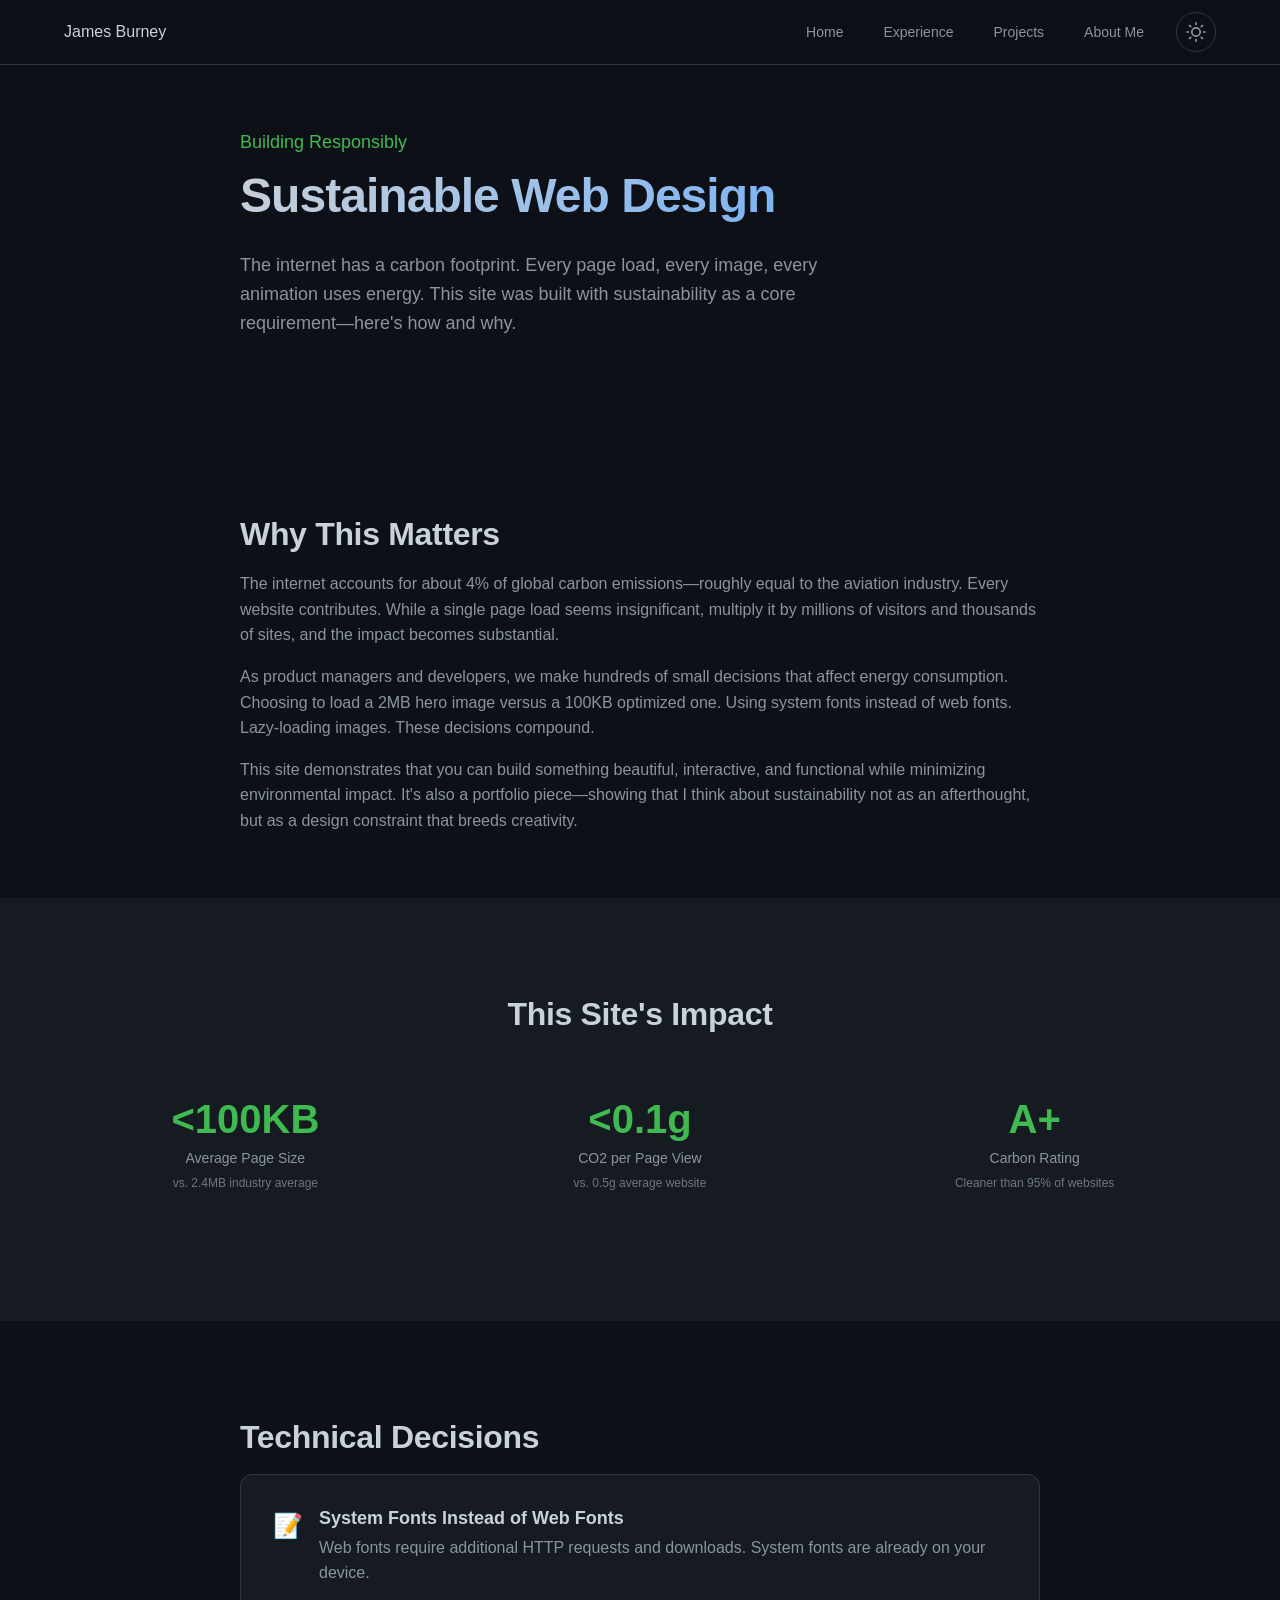
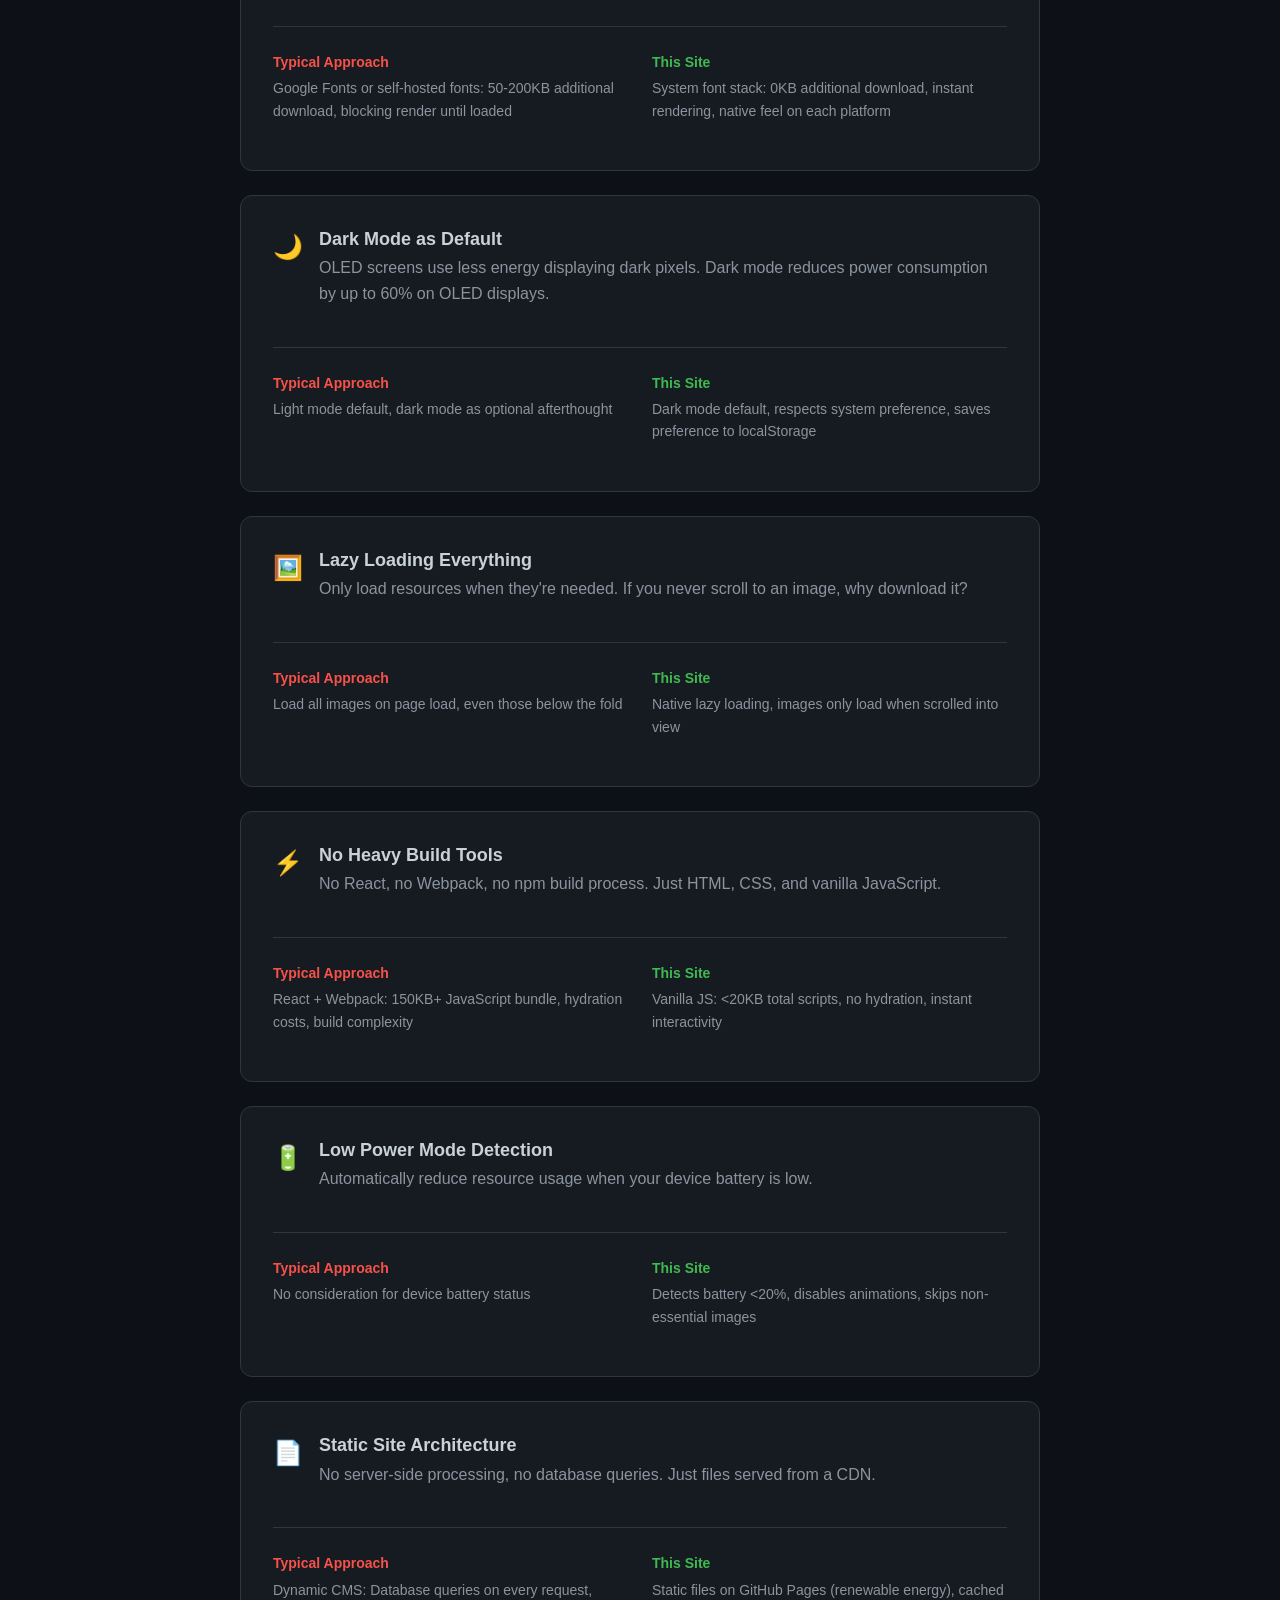
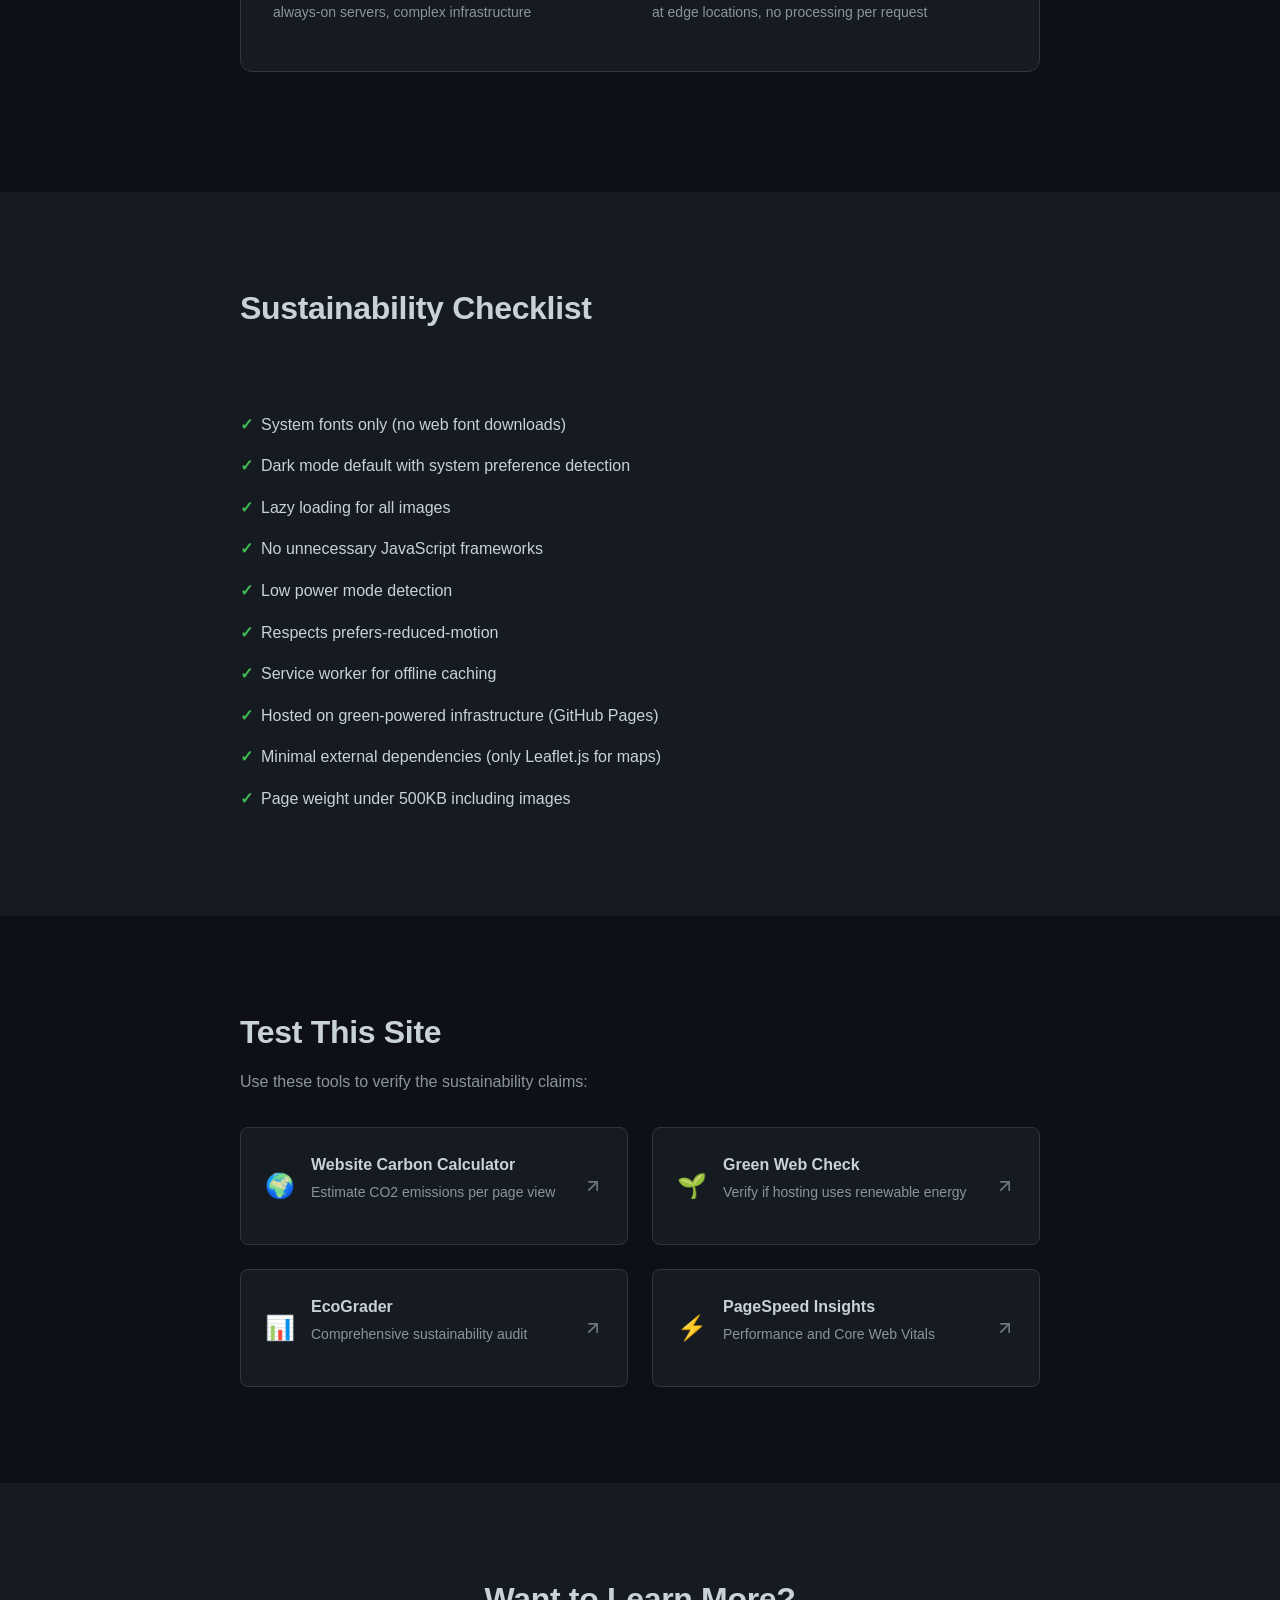
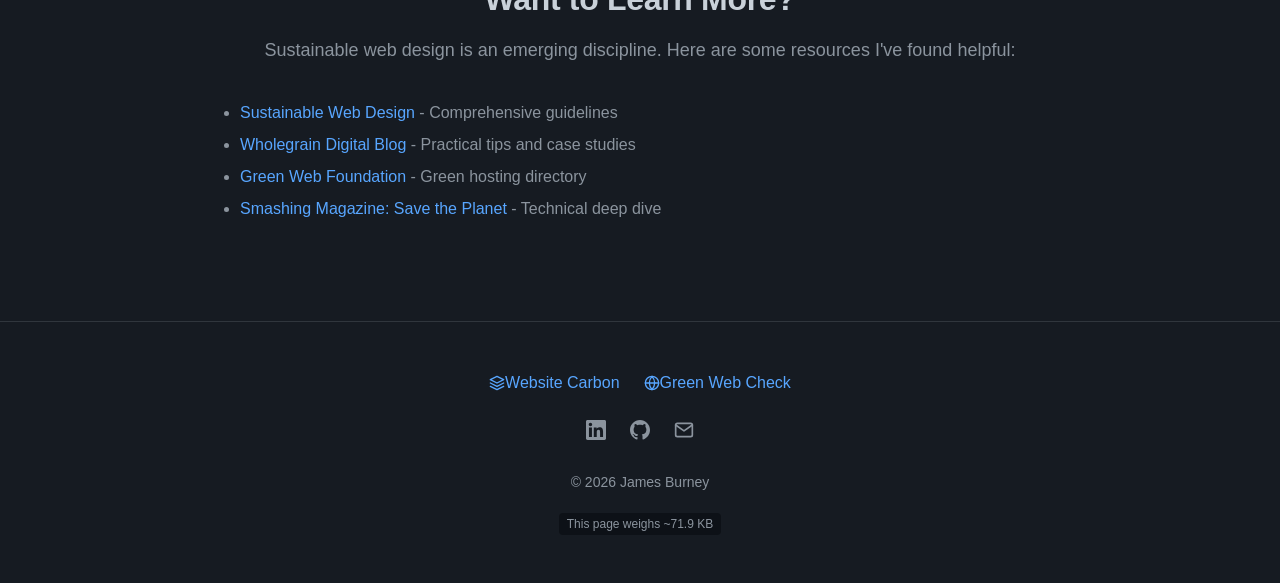
<file: sustainability/index.html>
<!DOCTYPE html>
<html lang="en" data-theme="dark">
<head>
  <meta charset="UTF-8">
  <meta name="viewport" content="width=device-width, initial-scale=1.0">

  <!-- Primary Meta Tags -->
  <title>Sustainable Web Design | James Burney</title>
  <meta name="title" content="Sustainable Web Design | James Burney">
  <meta name="description" content="How this website was built with sustainability in mind. Technical decisions and environmental impact.">
  <meta name="keywords" content="sustainable web design, green web, eco-friendly website">
  <meta name="author" content="James Burney">
  <meta name="robots" content="noindex, nofollow">

  <!-- Open Graph / Facebook -->
  <meta property="og:type" content="website">
  <meta property="og:url" content="https://jamesburney.com/sustainability/">
  <meta property="og:title" content="Sustainable Web Design | James Burney">
  <meta property="og:description" content="How this website was built with sustainability in mind.">
  <meta property="og:image" content="https://jamesburney.com/images/og-image.jpg">

  <!-- Twitter -->
  <meta property="twitter:card" content="summary_large_image">
  <meta property="twitter:url" content="https://jamesburney.com/sustainability/">
  <meta property="twitter:title" content="Sustainable Web Design | James Burney">

  <!-- Additional Meta -->
  <link rel="canonical" href="https://jamesburney.com/sustainability/">
  <meta name="theme-color" content="#0d1117">

  <!-- Favicon -->
  <link rel="icon" type="image/svg+xml" href="/images/misc/favicon.svg">

  <!-- Stylesheets -->
  <link rel="stylesheet" href="/css/themes.css">
  <link rel="stylesheet" href="/css/main.css">

  <!-- Page-specific styles -->
  <style>
    .impact-stat {
      text-align: center;
      padding: var(--spacing-xl);
    }

    .impact-stat__value {
      font-size: var(--font-size-4xl);
      font-weight: 700;
      color: var(--accent-green);
      line-height: 1;
    }

    .impact-stat__label {
      font-size: var(--font-size-sm);
      color: var(--text-secondary);
      margin-top: var(--spacing-sm);
    }

    .impact-stat__context {
      font-size: var(--font-size-xs);
      color: var(--text-muted);
      margin-top: var(--spacing-xs);
    }

    .decision-card {
      padding: var(--spacing-xl);
      background-color: var(--bg-secondary);
      border-radius: var(--radius-lg);
      border: 1px solid var(--border-color);
      margin-bottom: var(--spacing-lg);
    }

    .decision-card__header {
      display: flex;
      align-items: flex-start;
      gap: var(--spacing-md);
      margin-bottom: var(--spacing-md);
    }

    .decision-card__icon {
      font-size: 1.5rem;
    }

    .decision-card__title {
      font-size: var(--font-size-lg);
      font-weight: 600;
      margin: 0;
    }

    .decision-card__comparison {
      display: grid;
      grid-template-columns: 1fr 1fr;
      gap: var(--spacing-lg);
      margin-top: var(--spacing-lg);
      padding-top: var(--spacing-lg);
      border-top: 1px solid var(--border-color);
    }

    .comparison__side {
      font-size: var(--font-size-sm);
    }

    .comparison__label {
      font-weight: 600;
      margin-bottom: var(--spacing-xs);
    }

    .comparison__bad {
      color: var(--error-color);
    }

    .comparison__good {
      color: var(--accent-green);
    }

    .resource-link {
      display: flex;
      align-items: center;
      gap: var(--spacing-md);
      padding: var(--spacing-lg);
      background-color: var(--bg-secondary);
      border: 1px solid var(--border-color);
      border-radius: var(--radius-md);
      text-decoration: none;
      transition: all var(--transition-fast);
    }

    .resource-link:hover {
      border-color: var(--accent-green);
      transform: translateY(-2px);
    }

    .resource-link__icon {
      font-size: 1.5rem;
    }

    .resource-link__content {
      flex: 1;
    }

    .resource-link__title {
      font-weight: 600;
      color: var(--text-primary);
      margin-bottom: var(--spacing-xs);
    }

    .resource-link__description {
      font-size: var(--font-size-sm);
      color: var(--text-secondary);
    }

    .checklist {
      list-style: none;
    }

    .checklist__item {
      display: flex;
      align-items: flex-start;
      gap: var(--spacing-sm);
      padding: var(--spacing-sm) 0;
    }

    .checklist__check {
      color: var(--accent-green);
      font-weight: bold;
    }
  </style>

  <!-- Theme toggle -->
  <script src="/js/theme-toggle.js"></script>
</head>
<body>
  <!-- Header -->
  <header class="header">
    <div class="header__inner">
      <a href="/" class="header__logo">James Burney</a>

      <nav class="header__nav">
        <button class="nav__toggle" aria-label="Toggle navigation" aria-expanded="false">
          <span></span>
          <span></span>
          <span></span>
        </button>

        <ul class="nav__list">
          <li><a href="/" class="nav__link" data-page="home">Home</a></li>
          <li><a href="/experience/" class="nav__link" data-page="experience">Experience</a></li>
          <li><a href="/projects/" class="nav__link" data-page="projects">Projects</a></li>
          <li><a href="/about/" class="nav__link" data-page="about">About Me</a></li>
          <li class="nav__theme-toggle">
            <button class="theme-toggle" aria-label="Switch to light mode">
              <svg class="theme-toggle__icon theme-toggle__sun" xmlns="http://www.w3.org/2000/svg" width="20" height="20" viewBox="0 0 24 24" fill="none" stroke="currentColor" stroke-width="2" stroke-linecap="round" stroke-linejoin="round">
                <circle cx="12" cy="12" r="5"></circle>
                <line x1="12" y1="1" x2="12" y2="3"></line>
                <line x1="12" y1="21" x2="12" y2="23"></line>
                <line x1="4.22" y1="4.22" x2="5.64" y2="5.64"></line>
                <line x1="18.36" y1="18.36" x2="19.78" y2="19.78"></line>
                <line x1="1" y1="12" x2="3" y2="12"></line>
                <line x1="21" y1="12" x2="23" y2="12"></line>
                <line x1="4.22" y1="19.78" x2="5.64" y2="18.36"></line>
                <line x1="18.36" y1="5.64" x2="19.78" y2="4.22"></line>
              </svg>
              <svg class="theme-toggle__icon theme-toggle__moon" xmlns="http://www.w3.org/2000/svg" width="20" height="20" viewBox="0 0 24 24" fill="none" stroke="currentColor" stroke-width="2" stroke-linecap="round" stroke-linejoin="round">
                <path d="M21 12.79A9 9 0 1 1 11.21 3 7 7 0 0 0 21 12.79z"></path>
              </svg>
            </button>
          </li>
        </ul>
      </nav>
    </div>
  </header>

  <!-- Main Content -->
  <main>
    <!-- Page Header -->
    <section class="hero">
      <div class="container">
        <div class="content-container">
          <p class="hero__tagline">Building Responsibly</p>
          <h1 class="hero__title">Sustainable Web Design</h1>
          <p class="hero__description">
            The internet has a carbon footprint. Every page load, every image, every animation uses energy. This site was built with sustainability as a core requirement—here's how and why.
          </p>
        </div>
      </div>
    </section>

    <!-- Why It Matters -->
    <section class="section section--tight">
      <div class="container">
        <div class="content-container">
          <h2 class="animate-on-scroll">Why This Matters</h2>
          <p class="animate-on-scroll">
            The internet accounts for about 4% of global carbon emissions—roughly equal to the aviation industry. Every website contributes. While a single page load seems insignificant, multiply it by millions of visitors and thousands of sites, and the impact becomes substantial.
          </p>
          <p class="animate-on-scroll">
            As product managers and developers, we make hundreds of small decisions that affect energy consumption. Choosing to load a 2MB hero image versus a 100KB optimized one. Using system fonts instead of web fonts. Lazy-loading images. These decisions compound.
          </p>
          <p class="animate-on-scroll">
            This site demonstrates that you can build something beautiful, interactive, and functional while minimizing environmental impact. It's also a portfolio piece—showing that I think about sustainability not as an afterthought, but as a design constraint that breeds creativity.
          </p>
        </div>
      </div>
    </section>

    <!-- Impact Stats -->
    <section class="section" style="background-color: var(--bg-secondary);">
      <div class="container">
        <h2 class="text-center animate-on-scroll">This Site's Impact</h2>
        <div class="grid grid--3" style="margin-top: var(--spacing-xl);">
          <div class="impact-stat animate-on-scroll">
            <div class="impact-stat__value">&lt;100KB</div>
            <div class="impact-stat__label">Average Page Size</div>
            <div class="impact-stat__context">vs. 2.4MB industry average</div>
          </div>
          <div class="impact-stat animate-on-scroll">
            <div class="impact-stat__value">&lt;0.1g</div>
            <div class="impact-stat__label">CO2 per Page View</div>
            <div class="impact-stat__context">vs. 0.5g average website</div>
          </div>
          <div class="impact-stat animate-on-scroll">
            <div class="impact-stat__value">A+</div>
            <div class="impact-stat__label">Carbon Rating</div>
            <div class="impact-stat__context">Cleaner than 95% of websites</div>
          </div>
        </div>
      </div>
    </section>

    <!-- Design Decisions -->
    <section class="section">
      <div class="container">
        <div class="content-container">
          <h2 class="animate-on-scroll">Technical Decisions</h2>

          <!-- System Fonts -->
          <div class="decision-card animate-on-scroll">
            <div class="decision-card__header">
              <span class="decision-card__icon">📝</span>
              <div>
                <h3 class="decision-card__title">System Fonts Instead of Web Fonts</h3>
                <p style="color: var(--text-secondary); margin-top: var(--spacing-xs);">
                  Web fonts require additional HTTP requests and downloads. System fonts are already on your device.
                </p>
              </div>
            </div>
            <div class="decision-card__comparison">
              <div class="comparison__side">
                <p class="comparison__label comparison__bad">Typical Approach</p>
                <p>Google Fonts or self-hosted fonts: 50-200KB additional download, blocking render until loaded</p>
              </div>
              <div class="comparison__side">
                <p class="comparison__label comparison__good">This Site</p>
                <p>System font stack: 0KB additional download, instant rendering, native feel on each platform</p>
              </div>
            </div>
          </div>

          <!-- Dark Mode Default -->
          <div class="decision-card animate-on-scroll">
            <div class="decision-card__header">
              <span class="decision-card__icon">🌙</span>
              <div>
                <h3 class="decision-card__title">Dark Mode as Default</h3>
                <p style="color: var(--text-secondary); margin-top: var(--spacing-xs);">
                  OLED screens use less energy displaying dark pixels. Dark mode reduces power consumption by up to 60% on OLED displays.
                </p>
              </div>
            </div>
            <div class="decision-card__comparison">
              <div class="comparison__side">
                <p class="comparison__label comparison__bad">Typical Approach</p>
                <p>Light mode default, dark mode as optional afterthought</p>
              </div>
              <div class="comparison__side">
                <p class="comparison__label comparison__good">This Site</p>
                <p>Dark mode default, respects system preference, saves preference to localStorage</p>
              </div>
            </div>
          </div>

          <!-- Lazy Loading -->
          <div class="decision-card animate-on-scroll">
            <div class="decision-card__header">
              <span class="decision-card__icon">🖼️</span>
              <div>
                <h3 class="decision-card__title">Lazy Loading Everything</h3>
                <p style="color: var(--text-secondary); margin-top: var(--spacing-xs);">
                  Only load resources when they're needed. If you never scroll to an image, why download it?
                </p>
              </div>
            </div>
            <div class="decision-card__comparison">
              <div class="comparison__side">
                <p class="comparison__label comparison__bad">Typical Approach</p>
                <p>Load all images on page load, even those below the fold</p>
              </div>
              <div class="comparison__side">
                <p class="comparison__label comparison__good">This Site</p>
                <p>Native lazy loading, images only load when scrolled into view</p>
              </div>
            </div>
          </div>

          <!-- No Build Tools -->
          <div class="decision-card animate-on-scroll">
            <div class="decision-card__header">
              <span class="decision-card__icon">⚡</span>
              <div>
                <h3 class="decision-card__title">No Heavy Build Tools</h3>
                <p style="color: var(--text-secondary); margin-top: var(--spacing-xs);">
                  No React, no Webpack, no npm build process. Just HTML, CSS, and vanilla JavaScript.
                </p>
              </div>
            </div>
            <div class="decision-card__comparison">
              <div class="comparison__side">
                <p class="comparison__label comparison__bad">Typical Approach</p>
                <p>React + Webpack: 150KB+ JavaScript bundle, hydration costs, build complexity</p>
              </div>
              <div class="comparison__side">
                <p class="comparison__label comparison__good">This Site</p>
                <p>Vanilla JS: &lt;20KB total scripts, no hydration, instant interactivity</p>
              </div>
            </div>
          </div>

          <!-- Low Power Mode -->
          <div class="decision-card animate-on-scroll">
            <div class="decision-card__header">
              <span class="decision-card__icon">🔋</span>
              <div>
                <h3 class="decision-card__title">Low Power Mode Detection</h3>
                <p style="color: var(--text-secondary); margin-top: var(--spacing-xs);">
                  Automatically reduce resource usage when your device battery is low.
                </p>
              </div>
            </div>
            <div class="decision-card__comparison">
              <div class="comparison__side">
                <p class="comparison__label comparison__bad">Typical Approach</p>
                <p>No consideration for device battery status</p>
              </div>
              <div class="comparison__side">
                <p class="comparison__label comparison__good">This Site</p>
                <p>Detects battery &lt;20%, disables animations, skips non-essential images</p>
              </div>
            </div>
          </div>

          <!-- Static Site -->
          <div class="decision-card animate-on-scroll">
            <div class="decision-card__header">
              <span class="decision-card__icon">📄</span>
              <div>
                <h3 class="decision-card__title">Static Site Architecture</h3>
                <p style="color: var(--text-secondary); margin-top: var(--spacing-xs);">
                  No server-side processing, no database queries. Just files served from a CDN.
                </p>
              </div>
            </div>
            <div class="decision-card__comparison">
              <div class="comparison__side">
                <p class="comparison__label comparison__bad">Typical Approach</p>
                <p>Dynamic CMS: Database queries on every request, always-on servers, complex infrastructure</p>
              </div>
              <div class="comparison__side">
                <p class="comparison__label comparison__good">This Site</p>
                <p>Static files on GitHub Pages (renewable energy), cached at edge locations, no processing per request</p>
              </div>
            </div>
          </div>
        </div>
      </div>
    </section>

    <!-- Sustainability Checklist -->
    <section class="section" style="background-color: var(--bg-secondary);">
      <div class="container">
        <div class="content-container">
          <h2 class="animate-on-scroll">Sustainability Checklist</h2>
          <p class="animate-on-scroll">Features implemented on this site:</p>

          <ul class="checklist mt-4">
            <li class="checklist__item animate-on-scroll">
              <span class="checklist__check">✓</span>
              <span>System fonts only (no web font downloads)</span>
            </li>
            <li class="checklist__item animate-on-scroll">
              <span class="checklist__check">✓</span>
              <span>Dark mode default with system preference detection</span>
            </li>
            <li class="checklist__item animate-on-scroll">
              <span class="checklist__check">✓</span>
              <span>Lazy loading for all images</span>
            </li>
            <li class="checklist__item animate-on-scroll">
              <span class="checklist__check">✓</span>
              <span>No unnecessary JavaScript frameworks</span>
            </li>
            <li class="checklist__item animate-on-scroll">
              <span class="checklist__check">✓</span>
              <span>Low power mode detection</span>
            </li>
            <li class="checklist__item animate-on-scroll">
              <span class="checklist__check">✓</span>
              <span>Respects prefers-reduced-motion</span>
            </li>
            <li class="checklist__item animate-on-scroll">
              <span class="checklist__check">✓</span>
              <span>Service worker for offline caching</span>
            </li>
            <li class="checklist__item animate-on-scroll">
              <span class="checklist__check">✓</span>
              <span>Hosted on green-powered infrastructure (GitHub Pages)</span>
            </li>
            <li class="checklist__item animate-on-scroll">
              <span class="checklist__check">✓</span>
              <span>Minimal external dependencies (only Leaflet.js for maps)</span>
            </li>
            <li class="checklist__item animate-on-scroll">
              <span class="checklist__check">✓</span>
              <span>Page weight under 500KB including images</span>
            </li>
          </ul>
        </div>
      </div>
    </section>

    <!-- Testing Tools -->
    <section class="section">
      <div class="container">
        <div class="content-container">
          <h2 class="animate-on-scroll">Test This Site</h2>
          <p class="animate-on-scroll">Use these tools to verify the sustainability claims:</p>

          <div class="grid grid--auto mt-4" style="gap: var(--spacing-lg);">
            <a href="https://www.websitecarbon.com/website/jamesburney-com/" class="resource-link animate-on-scroll" target="_blank" rel="noopener noreferrer">
              <span class="resource-link__icon">🌍</span>
              <div class="resource-link__content">
                <p class="resource-link__title">Website Carbon Calculator</p>
                <p class="resource-link__description">Estimate CO2 emissions per page view</p>
              </div>
              <svg xmlns="http://www.w3.org/2000/svg" width="20" height="20" viewBox="0 0 24 24" fill="none" stroke="currentColor" stroke-width="2" stroke-linecap="round" stroke-linejoin="round" style="color: var(--text-muted);">
                <line x1="7" y1="17" x2="17" y2="7"></line>
                <polyline points="7 7 17 7 17 17"></polyline>
              </svg>
            </a>

            <a href="https://www.thegreenwebfoundation.org/green-web-check/?url=jamesburney.com" class="resource-link animate-on-scroll" target="_blank" rel="noopener noreferrer">
              <span class="resource-link__icon">🌱</span>
              <div class="resource-link__content">
                <p class="resource-link__title">Green Web Check</p>
                <p class="resource-link__description">Verify if hosting uses renewable energy</p>
              </div>
              <svg xmlns="http://www.w3.org/2000/svg" width="20" height="20" viewBox="0 0 24 24" fill="none" stroke="currentColor" stroke-width="2" stroke-linecap="round" stroke-linejoin="round" style="color: var(--text-muted);">
                <line x1="7" y1="17" x2="17" y2="7"></line>
                <polyline points="7 7 17 7 17 17"></polyline>
              </svg>
            </a>

            <a href="https://ecograder.com/report/jamesburney.com" class="resource-link animate-on-scroll" target="_blank" rel="noopener noreferrer">
              <span class="resource-link__icon">📊</span>
              <div class="resource-link__content">
                <p class="resource-link__title">EcoGrader</p>
                <p class="resource-link__description">Comprehensive sustainability audit</p>
              </div>
              <svg xmlns="http://www.w3.org/2000/svg" width="20" height="20" viewBox="0 0 24 24" fill="none" stroke="currentColor" stroke-width="2" stroke-linecap="round" stroke-linejoin="round" style="color: var(--text-muted);">
                <line x1="7" y1="17" x2="17" y2="7"></line>
                <polyline points="7 7 17 7 17 17"></polyline>
              </svg>
            </a>

            <a href="https://pagespeed.web.dev/analysis?url=https://jamesburney.com" class="resource-link animate-on-scroll" target="_blank" rel="noopener noreferrer">
              <span class="resource-link__icon">⚡</span>
              <div class="resource-link__content">
                <p class="resource-link__title">PageSpeed Insights</p>
                <p class="resource-link__description">Performance and Core Web Vitals</p>
              </div>
              <svg xmlns="http://www.w3.org/2000/svg" width="20" height="20" viewBox="0 0 24 24" fill="none" stroke="currentColor" stroke-width="2" stroke-linecap="round" stroke-linejoin="round" style="color: var(--text-muted);">
                <line x1="7" y1="17" x2="17" y2="7"></line>
                <polyline points="7 7 17 7 17 17"></polyline>
              </svg>
            </a>
          </div>
        </div>
      </div>
    </section>

    <!-- Learn More -->
    <section class="section" style="background-color: var(--bg-secondary);">
      <div class="container">
        <div class="content-container text-center">
          <h2 class="animate-on-scroll">Want to Learn More?</h2>
          <p class="animate-on-scroll" style="font-size: var(--font-size-lg);">
            Sustainable web design is an emerging discipline. Here are some resources I've found helpful:
          </p>
          <div class="animate-on-scroll mt-4" style="text-align: left;">
            <ul style="color: var(--text-secondary); line-height: 2;">
              <li><a href="https://sustainablewebdesign.org/">Sustainable Web Design</a> - Comprehensive guidelines</li>
              <li><a href="https://www.wholegraindigital.com/blog/">Wholegrain Digital Blog</a> - Practical tips and case studies</li>
              <li><a href="https://www.thegreenwebfoundation.org/">Green Web Foundation</a> - Green hosting directory</li>
              <li><a href="https://www.smashingmagazine.com/2019/01/save-planet-improving-website-performance/">Smashing Magazine: Save the Planet</a> - Technical deep dive</li>
            </ul>
          </div>
        </div>
      </div>
    </section>
  </main>

  <!-- Footer -->
  <footer class="footer">
    <div class="container">
      <div class="footer__inner">
        <div class="footer__badges">
          <a href="https://www.websitecarbon.com/website/jamesburney-com/" class="footer__badge" target="_blank" rel="noopener noreferrer">
            <svg xmlns="http://www.w3.org/2000/svg" width="16" height="16" viewBox="0 0 24 24" fill="none" stroke="currentColor" stroke-width="2" stroke-linecap="round" stroke-linejoin="round">
              <path d="M12 2L2 7l10 5 10-5-10-5z"></path>
              <path d="M2 17l10 5 10-5"></path>
              <path d="M2 12l10 5 10-5"></path>
            </svg>
            Website Carbon
          </a>
          <a href="https://www.thegreenwebfoundation.org/green-web-check/?url=jamesburney.com" class="footer__badge" target="_blank" rel="noopener noreferrer">
            <svg xmlns="http://www.w3.org/2000/svg" width="16" height="16" viewBox="0 0 24 24" fill="none" stroke="currentColor" stroke-width="2" stroke-linecap="round" stroke-linejoin="round">
              <circle cx="12" cy="12" r="10"></circle>
              <path d="M12 2a15.3 15.3 0 0 1 4 10 15.3 15.3 0 0 1-4 10 15.3 15.3 0 0 1-4-10 15.3 15.3 0 0 1 4-10z"></path>
              <line x1="2" y1="12" x2="22" y2="12"></line>
            </svg>
            Green Web Check
          </a>
        </div>

        <div class="footer__links">
          <a href="https://linkedin.com/in/jamesburney" class="footer__link" target="_blank" rel="noopener noreferrer" aria-label="LinkedIn">
            <svg xmlns="http://www.w3.org/2000/svg" width="20" height="20" viewBox="0 0 24 24" fill="currentColor">
              <path d="M20.447 20.452h-3.554v-5.569c0-1.328-.027-3.037-1.852-3.037-1.853 0-2.136 1.445-2.136 2.939v5.667H9.351V9h3.414v1.561h.046c.477-.9 1.637-1.85 3.37-1.85 3.601 0 4.267 2.37 4.267 5.455v6.286zM5.337 7.433c-1.144 0-2.063-.926-2.063-2.065 0-1.138.92-2.063 2.063-2.063 1.14 0 2.064.925 2.064 2.063 0 1.139-.925 2.065-2.064 2.065zm1.782 13.019H3.555V9h3.564v11.452zM22.225 0H1.771C.792 0 0 .774 0 1.729v20.542C0 23.227.792 24 1.771 24h20.451C23.2 24 24 23.227 24 22.271V1.729C24 .774 23.2 0 22.222 0h.003z"/>
            </svg>
          </a>
          <a href="https://github.com/jamesburney" class="footer__link" target="_blank" rel="noopener noreferrer" aria-label="GitHub">
            <svg xmlns="http://www.w3.org/2000/svg" width="20" height="20" viewBox="0 0 24 24" fill="currentColor">
              <path d="M12 0c-6.626 0-12 5.373-12 12 0 5.302 3.438 9.8 8.207 11.387.599.111.793-.261.793-.577v-2.234c-3.338.726-4.033-1.416-4.033-1.416-.546-1.387-1.333-1.756-1.333-1.756-1.089-.745.083-.729.083-.729 1.205.084 1.839 1.237 1.839 1.237 1.07 1.834 2.807 1.304 3.492.997.107-.775.418-1.305.762-1.604-2.665-.305-5.467-1.334-5.467-5.931 0-1.311.469-2.381 1.236-3.221-.124-.303-.535-1.524.117-3.176 0 0 1.008-.322 3.301 1.23.957-.266 1.983-.399 3.003-.404 1.02.005 2.047.138 3.006.404 2.291-1.552 3.297-1.23 3.297-1.23.653 1.653.242 2.874.118 3.176.77.84 1.235 1.911 1.235 3.221 0 4.609-2.807 5.624-5.479 5.921.43.372.823 1.102.823 2.222v3.293c0 .319.192.694.801.576 4.765-1.589 8.199-6.086 8.199-11.386 0-6.627-5.373-12-12-12z"/>
            </svg>
          </a>
          <a href="mailto:hello@jamesburney.com" class="footer__link" aria-label="Email">
            <svg xmlns="http://www.w3.org/2000/svg" width="20" height="20" viewBox="0 0 24 24" fill="none" stroke="currentColor" stroke-width="2" stroke-linecap="round" stroke-linejoin="round">
              <path d="M4 4h16c1.1 0 2 .9 2 2v12c0 1.1-.9 2-2 2H4c-1.1 0-2-.9-2-2V6c0-1.1.9-2 2-2z"></path>
              <polyline points="22,6 12,13 2,6"></polyline>
            </svg>
          </a>
        </div>

        <div class="footer__meta">
          <p class="footer__copyright">&copy; <span class="current-year">2025</span> James Burney</p>
          <span class="footer__page-weight">Calculating page weight...</span>
        </div>
      </div>
    </div>
  </footer>

  <!-- Low Power Mode Indicator -->
  <div class="low-power-indicator" aria-live="polite">
    <svg xmlns="http://www.w3.org/2000/svg" width="16" height="16" viewBox="0 0 24 24" fill="none" stroke="currentColor" stroke-width="2" stroke-linecap="round" stroke-linejoin="round">
      <rect x="1" y="6" width="18" height="12" rx="2" ry="2"></rect>
      <line x1="23" y1="13" x2="23" y2="11"></line>
    </svg>
    Low power mode active
  </div>

  <!-- Scripts -->
  <script src="/js/main.js" defer></script>
  <script src="/js/low-power-mode.js" defer></script>
</body>
</html>
</file>
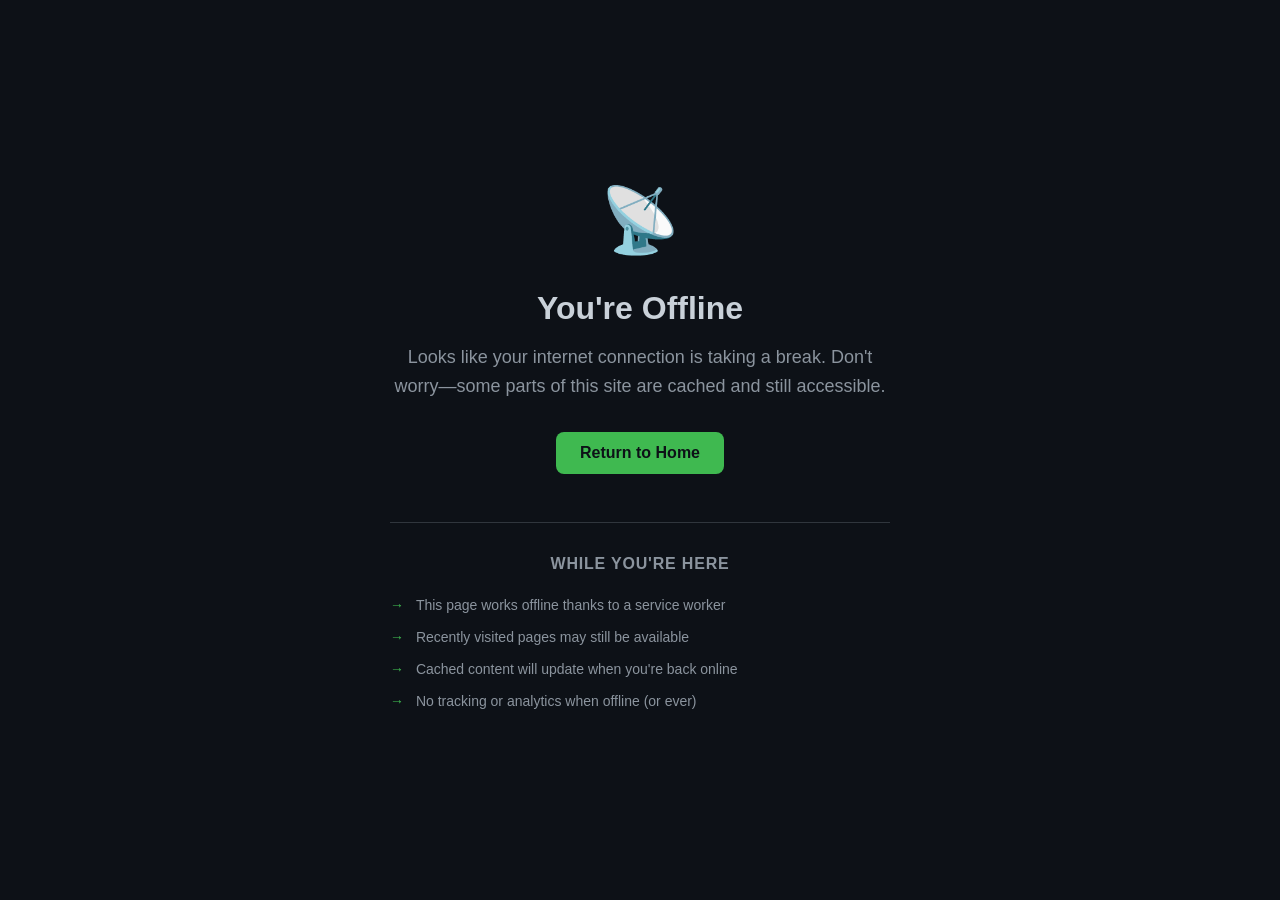
<file: offline.html>
<!DOCTYPE html>
<html lang="en" data-theme="dark">
<head>
  <meta charset="UTF-8">
  <meta name="viewport" content="width=device-width, initial-scale=1.0">
  <title>Offline | James Burney</title>

  <style>
    * {
      margin: 0;
      padding: 0;
      box-sizing: border-box;
    }

    body {
      font-family: -apple-system, BlinkMacSystemFont, "Segoe UI", Roboto, Helvetica, Arial, sans-serif;
      background-color: #0d1117;
      color: #c9d1d9;
      display: flex;
      align-items: center;
      justify-content: center;
      min-height: 100vh;
      padding: 2rem;
      text-align: center;
    }

    .container {
      max-width: 500px;
    }

    .icon {
      font-size: 4rem;
      margin-bottom: 2rem;
    }

    h1 {
      font-size: 2rem;
      margin-bottom: 1rem;
      color: #c9d1d9;
    }

    p {
      font-size: 1.125rem;
      color: #8b949e;
      line-height: 1.6;
      margin-bottom: 2rem;
    }

    .btn {
      display: inline-block;
      padding: 0.75rem 1.5rem;
      background-color: #3fb950;
      color: #0d1117;
      text-decoration: none;
      border-radius: 8px;
      font-weight: 600;
      transition: all 0.2s ease;
    }

    .btn:hover {
      background-color: #2ea043;
      transform: translateY(-2px);
    }

    .tips {
      margin-top: 3rem;
      padding-top: 2rem;
      border-top: 1px solid #30363d;
    }

    .tips h2 {
      font-size: 1rem;
      color: #8b949e;
      margin-bottom: 1rem;
      text-transform: uppercase;
      letter-spacing: 0.05em;
    }

    .tips ul {
      list-style: none;
      text-align: left;
    }

    .tips li {
      padding: 0.5rem 0;
      color: #8b949e;
      font-size: 0.875rem;
    }

    .tips li::before {
      content: "→ ";
      color: #3fb950;
      font-weight: bold;
      margin-right: 0.5rem;
    }
  </style>

  <script src="/js/theme-toggle.js"></script>
</head>
<body>
  <div class="container">
    <div class="icon">📡</div>

    <h1>You're Offline</h1>

    <p>
      Looks like your internet connection is taking a break. Don't worry—some parts of this site are cached and still accessible.
    </p>

    <a href="/" class="btn">Return to Home</a>

    <div class="tips">
      <h2>While You're Here</h2>
      <ul>
        <li>This page works offline thanks to a service worker</li>
        <li>Recently visited pages may still be available</li>
        <li>Cached content will update when you're back online</li>
        <li>No tracking or analytics when offline (or ever)</li>
      </ul>
    </div>
  </div>

  <script>
    // Check if back online
    window.addEventListener('online', () => {
      document.body.innerHTML = `
        <div class="container">
          <div class="icon">✅</div>
          <h1>Back Online!</h1>
          <p>Your connection has been restored.</p>
          <a href="/" class="btn">Continue</a>
        </div>
      `;
    });

    // Auto-retry navigation after 5 seconds
    setTimeout(() => {
      if (navigator.onLine) {
        window.location.reload();
      }
    }, 5000);
  </script>
</body>
</html>
</file>
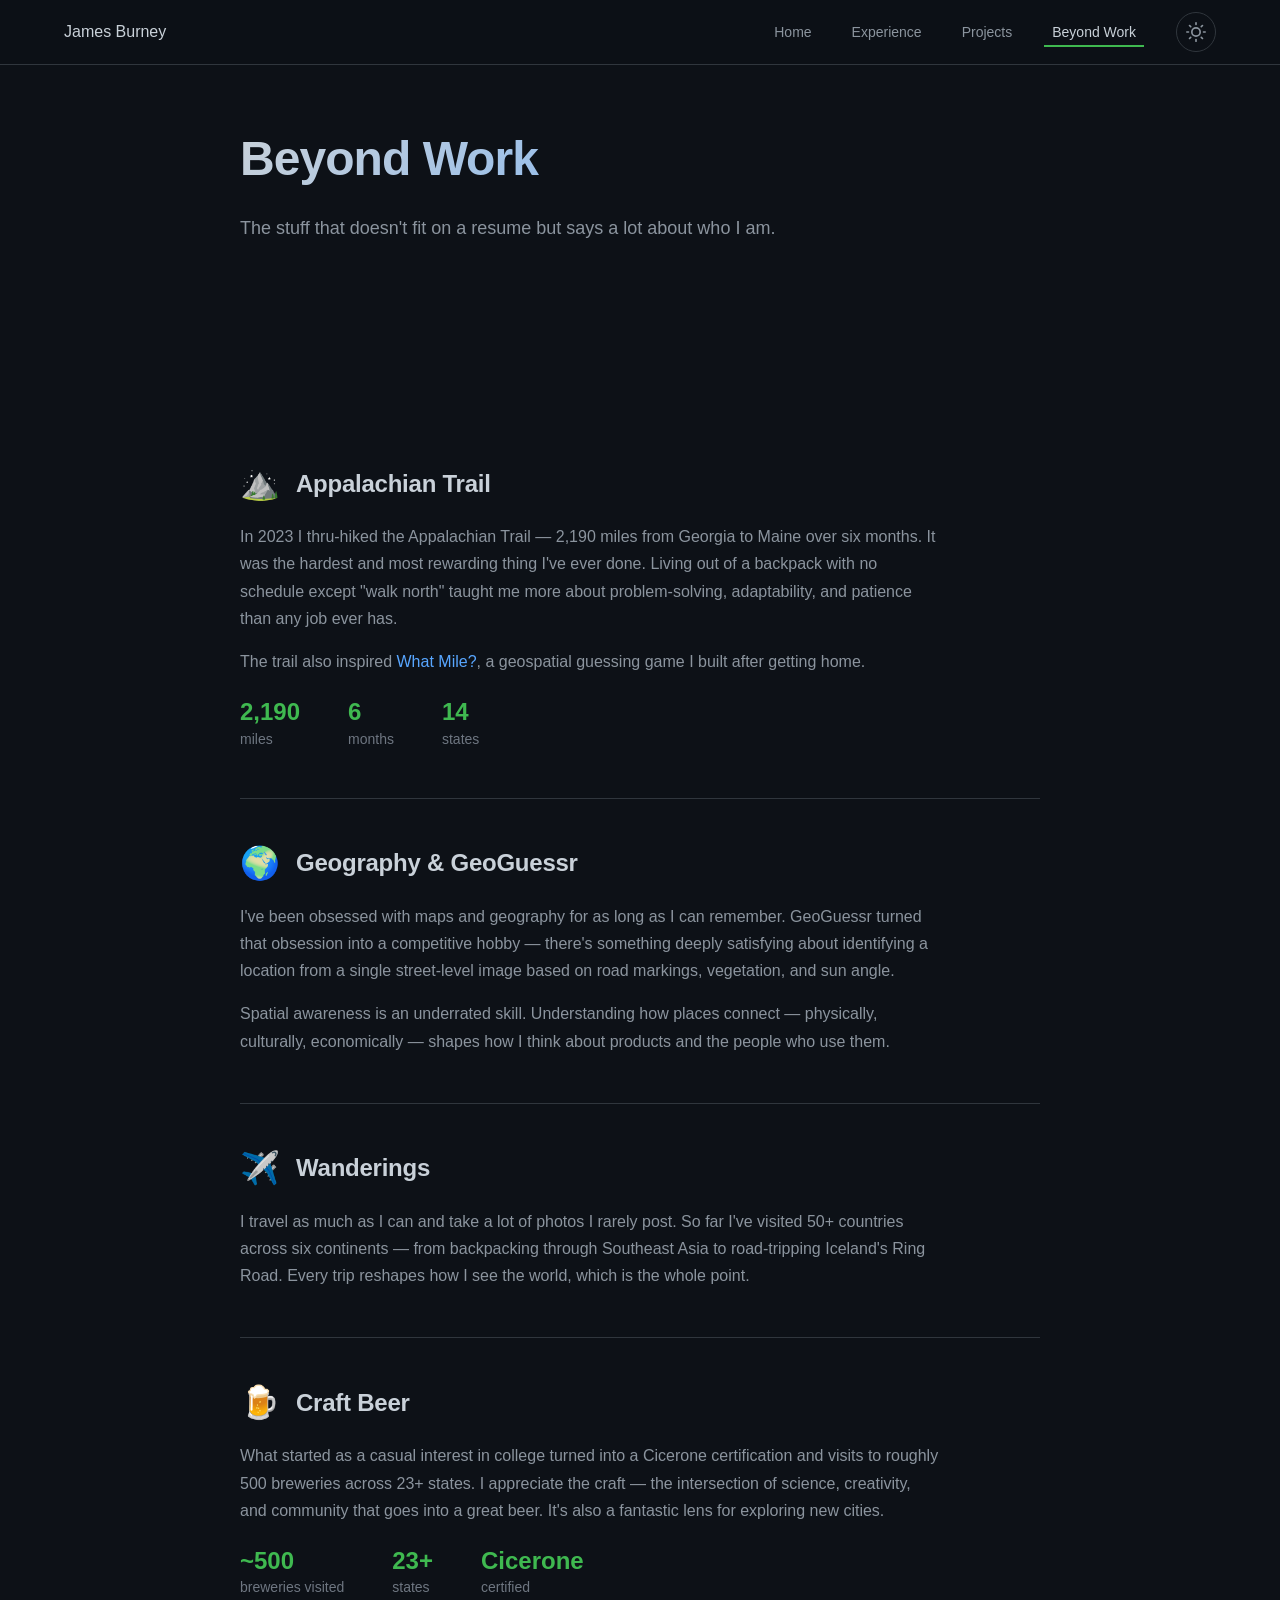
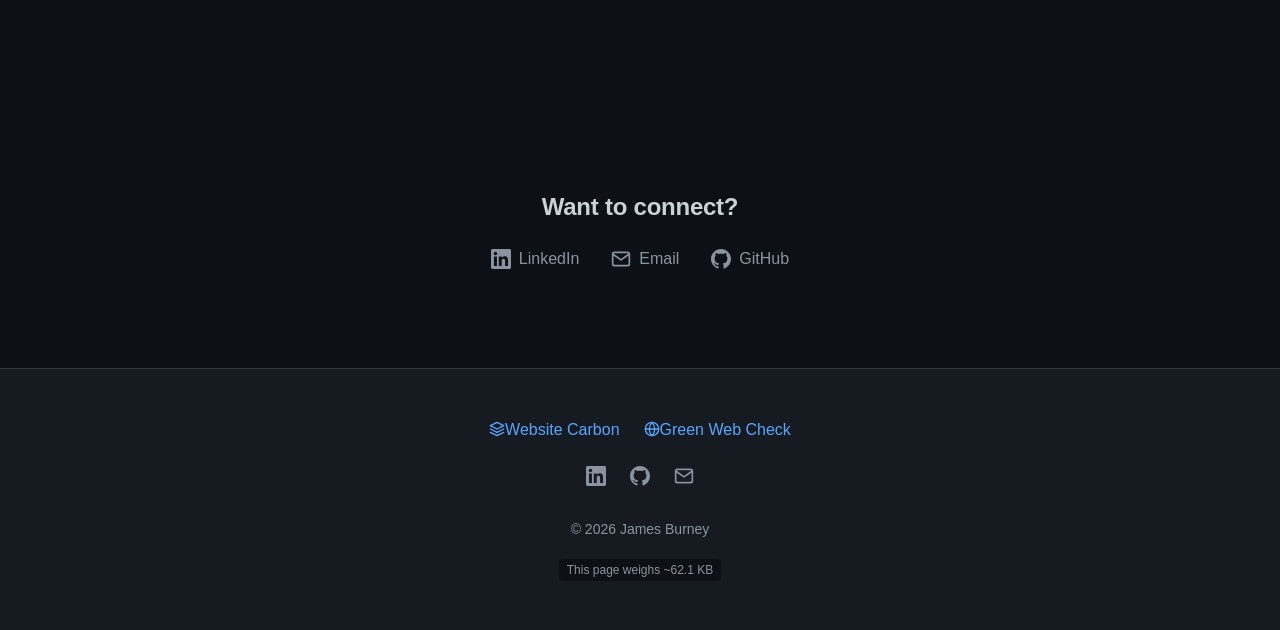
<file: pages/beyond-work.html>
<!DOCTYPE html>
<html lang="en" data-theme="dark">
<head>
  <meta charset="UTF-8">
  <meta name="viewport" content="width=device-width, initial-scale=1.0">

  <!-- Primary Meta Tags -->
  <title>Beyond Work | James Burney</title>
  <meta name="title" content="Beyond Work | James Burney">
  <meta name="description" content="Appalachian Trail thru-hiker, geography enthusiast, craft beer explorer, and world traveler.">
  <meta name="keywords" content="Appalachian Trail, thru-hike, travel, craft beer, GeoGuessr, geography">
  <meta name="author" content="James Burney">
  <meta name="robots" content="index, follow">

  <!-- Open Graph / Facebook -->
  <meta property="og:type" content="website">
  <meta property="og:url" content="https://jamesburney.com/pages/beyond-work.html">
  <meta property="og:title" content="Beyond Work | James Burney">
  <meta property="og:description" content="Appalachian Trail thru-hiker, geography enthusiast, craft beer explorer, and world traveler.">
  <meta property="og:image" content="https://jamesburney.com/images/og-image.jpg">

  <!-- Twitter -->
  <meta property="twitter:card" content="summary_large_image">
  <meta property="twitter:url" content="https://jamesburney.com/pages/beyond-work.html">
  <meta property="twitter:title" content="Beyond Work | James Burney">
  <meta property="twitter:description" content="Appalachian Trail thru-hiker, geography enthusiast, craft beer explorer, and world traveler.">

  <!-- Additional Meta -->
  <link rel="canonical" href="https://jamesburney.com/pages/beyond-work.html">
  <meta name="theme-color" content="#0d1117">

  <!-- Favicon -->
  <link rel="icon" type="image/svg+xml" href="/images/misc/favicon.svg">

  <!-- Stylesheets -->
  <link rel="stylesheet" href="/css/themes.css">
  <link rel="stylesheet" href="/css/main.css">

  <!-- Page-specific styles -->
  <style>
    .beyond-section {
      padding-bottom: var(--spacing-2xl);
      margin-bottom: var(--spacing-2xl);
      border-bottom: 1px solid var(--border-color);
    }

    .beyond-section:last-child {
      border-bottom: none;
      margin-bottom: 0;
      padding-bottom: 0;
    }

    .beyond-section__header {
      display: flex;
      align-items: center;
      gap: var(--spacing-md);
      margin-bottom: var(--spacing-lg);
    }

    .beyond-section__icon {
      font-size: 2rem;
      line-height: 1;
      flex-shrink: 0;
    }

    .beyond-section__title {
      font-size: var(--font-size-2xl);
      font-weight: 700;
      color: var(--text-primary);
      margin: 0;
    }

    .beyond-section__body {
      color: var(--text-secondary);
      line-height: 1.7;
      max-width: 700px;
    }

    .beyond-section__body p {
      margin-bottom: var(--spacing-md);
    }

    .beyond-section__body p:last-child {
      margin-bottom: 0;
    }

    .stats-row {
      display: flex;
      gap: var(--spacing-2xl);
      margin-top: var(--spacing-lg);
    }

    .stat {
      display: flex;
      flex-direction: column;
    }

    .stat__number {
      font-size: var(--font-size-2xl);
      font-weight: 700;
      color: var(--accent-green);
      line-height: 1.1;
    }

    .stat__label {
      font-size: var(--font-size-sm);
      color: var(--text-muted);
      margin-top: 2px;
    }

    /* Contact Strip */
    .contact-strip {
      text-align: center;
    }

    .contact-strip__heading {
      font-size: var(--font-size-2xl);
      margin-bottom: var(--spacing-lg);
    }

    .contact-strip__links {
      display: flex;
      justify-content: center;
      gap: var(--spacing-xl);
    }

    .contact-strip__link {
      display: inline-flex;
      align-items: center;
      gap: var(--spacing-sm);
      font-size: var(--font-size-base);
      font-weight: 500;
      color: var(--text-secondary);
      transition: color var(--transition-fast);
    }

    .contact-strip__link:hover {
      color: var(--accent-green);
    }

    @media (max-width: 768px) {
      .stats-row {
        flex-direction: column;
        gap: var(--spacing-lg);
      }

      .contact-strip__links {
        flex-direction: column;
        align-items: center;
        gap: var(--spacing-md);
      }
    }
  </style>

  <!-- Theme toggle -->
  <script src="/js/theme-toggle.js"></script>
</head>
<body>
  <!-- Header -->
  <header class="header">
    <div class="header__inner">
      <a href="/" class="header__logo">James Burney</a>

      <nav class="header__nav">
        <button class="nav__toggle" aria-label="Toggle navigation" aria-expanded="false">
          <span></span>
          <span></span>
          <span></span>
        </button>

        <ul class="nav__list">
          <li><a href="/" class="nav__link" data-page="home">Home</a></li>
          <li><a href="/pages/experience.html" class="nav__link" data-page="experience">Experience</a></li>
          <li><a href="/pages/projects.html" class="nav__link" data-page="projects">Projects</a></li>
          <li><a href="/pages/beyond-work.html" class="nav__link nav__link--active" data-page="beyond-work">Beyond Work</a></li>
        </ul>

        <button class="theme-toggle" aria-label="Switch to light mode">
          <svg class="theme-toggle__icon theme-toggle__sun" xmlns="http://www.w3.org/2000/svg" width="20" height="20" viewBox="0 0 24 24" fill="none" stroke="currentColor" stroke-width="2" stroke-linecap="round" stroke-linejoin="round">
            <circle cx="12" cy="12" r="5"></circle>
            <line x1="12" y1="1" x2="12" y2="3"></line>
            <line x1="12" y1="21" x2="12" y2="23"></line>
            <line x1="4.22" y1="4.22" x2="5.64" y2="5.64"></line>
            <line x1="18.36" y1="18.36" x2="19.78" y2="19.78"></line>
            <line x1="1" y1="12" x2="3" y2="12"></line>
            <line x1="21" y1="12" x2="23" y2="12"></line>
            <line x1="4.22" y1="19.78" x2="5.64" y2="18.36"></line>
            <line x1="18.36" y1="5.64" x2="19.78" y2="4.22"></line>
          </svg>
          <svg class="theme-toggle__icon theme-toggle__moon" xmlns="http://www.w3.org/2000/svg" width="20" height="20" viewBox="0 0 24 24" fill="none" stroke="currentColor" stroke-width="2" stroke-linecap="round" stroke-linejoin="round">
            <path d="M21 12.79A9 9 0 1 1 11.21 3 7 7 0 0 0 21 12.79z"></path>
          </svg>
        </button>
      </nav>
    </div>
  </header>

  <!-- Main Content -->
  <main>
    <!-- Page Header -->
    <section class="hero">
      <div class="container">
        <div class="content-container">
          <h1 class="hero__title">Beyond Work</h1>
          <p class="hero__description">
            The stuff that doesn't fit on a resume but says a lot about who I am.
          </p>
        </div>
      </div>
    </section>

    <!-- Content Sections -->
    <section class="section">
      <div class="container">
        <div class="content-container">

          <!-- Appalachian Trail -->
          <div class="beyond-section animate-on-scroll">
            <div class="beyond-section__header">
              <span class="beyond-section__icon" aria-hidden="true">⛰️</span>
              <h2 class="beyond-section__title">Appalachian Trail</h2>
            </div>
            <div class="beyond-section__body">
              <p>
                In 2023 I thru-hiked the Appalachian Trail — 2,190 miles from Georgia to Maine over six months. It was the hardest and most rewarding thing I've ever done. Living out of a backpack with no schedule except "walk north" taught me more about problem-solving, adaptability, and patience than any job ever has.
              </p>
              <p>
                The trail also inspired <a href="/pages/projects.html">What Mile?</a>, a geospatial guessing game I built after getting home.
              </p>
            </div>
            <div class="stats-row">
              <div class="stat">
                <span class="stat__number">2,190</span>
                <span class="stat__label">miles</span>
              </div>
              <div class="stat">
                <span class="stat__number">6</span>
                <span class="stat__label">months</span>
              </div>
              <div class="stat">
                <span class="stat__number">14</span>
                <span class="stat__label">states</span>
              </div>
            </div>
          </div>

          <!-- Geography & GeoGuessr -->
          <div class="beyond-section animate-on-scroll">
            <div class="beyond-section__header">
              <span class="beyond-section__icon" aria-hidden="true">🌍</span>
              <h2 class="beyond-section__title">Geography & GeoGuessr</h2>
            </div>
            <div class="beyond-section__body">
              <p>
                I've been obsessed with maps and geography for as long as I can remember. GeoGuessr turned that obsession into a competitive hobby — there's something deeply satisfying about identifying a location from a single street-level image based on road markings, vegetation, and sun angle.
              </p>
              <p>
                Spatial awareness is an underrated skill. Understanding how places connect — physically, culturally, economically — shapes how I think about products and the people who use them.
              </p>
            </div>
          </div>

          <!-- Wanderings -->
          <div class="beyond-section animate-on-scroll">
            <div class="beyond-section__header">
              <span class="beyond-section__icon" aria-hidden="true">✈️</span>
              <h2 class="beyond-section__title">Wanderings</h2>
            </div>
            <div class="beyond-section__body">
              <p>
                I travel as much as I can and take a lot of photos I rarely post. So far I've visited 50+ countries across six continents — from backpacking through Southeast Asia to road-tripping Iceland's Ring Road. Every trip reshapes how I see the world, which is the whole point.
              </p>
            </div>
          </div>

          <!-- Craft Beer -->
          <div class="beyond-section animate-on-scroll">
            <div class="beyond-section__header">
              <span class="beyond-section__icon" aria-hidden="true">🍺</span>
              <h2 class="beyond-section__title">Craft Beer</h2>
            </div>
            <div class="beyond-section__body">
              <p>
                What started as a casual interest in college turned into a Cicerone certification and visits to roughly 500 breweries across 23+ states. I appreciate the craft — the intersection of science, creativity, and community that goes into a great beer. It's also a fantastic lens for exploring new cities.
              </p>
            </div>
            <div class="stats-row">
              <div class="stat">
                <span class="stat__number">~500</span>
                <span class="stat__label">breweries visited</span>
              </div>
              <div class="stat">
                <span class="stat__number">23+</span>
                <span class="stat__label">states</span>
              </div>
              <div class="stat">
                <span class="stat__number">Cicerone</span>
                <span class="stat__label">certified</span>
              </div>
            </div>
          </div>

        </div>
      </div>
    </section>

    <!-- Contact Strip -->
    <section class="section">
      <div class="container">
        <div class="contact-strip animate-on-scroll">
          <h2 class="contact-strip__heading">Want to connect?</h2>
          <div class="contact-strip__links">
            <a href="https://linkedin.com/in/jiburney" class="contact-strip__link" target="_blank" rel="noopener noreferrer">
              <svg xmlns="http://www.w3.org/2000/svg" width="20" height="20" viewBox="0 0 24 24" fill="currentColor">
                <path d="M20.447 20.452h-3.554v-5.569c0-1.328-.027-3.037-1.852-3.037-1.853 0-2.136 1.445-2.136 2.939v5.667H9.351V9h3.414v1.561h.046c.477-.9 1.637-1.85 3.37-1.85 3.601 0 4.267 2.37 4.267 5.455v6.286zM5.337 7.433c-1.144 0-2.063-.926-2.063-2.065 0-1.138.92-2.063 2.063-2.063 1.14 0 2.064.925 2.064 2.063 0 1.139-.925 2.065-2.064 2.065zm1.782 13.019H3.555V9h3.564v11.452zM22.225 0H1.771C.792 0 0 .774 0 1.729v20.542C0 23.227.792 24 1.771 24h20.451C23.2 24 24 23.227 24 22.271V1.729C24 .774 23.2 0 22.222 0h.003z"/>
              </svg>
              LinkedIn
            </a>
            <a href="mailto:james@jamesburney.com" class="contact-strip__link">
              <svg xmlns="http://www.w3.org/2000/svg" width="20" height="20" viewBox="0 0 24 24" fill="none" stroke="currentColor" stroke-width="2" stroke-linecap="round" stroke-linejoin="round">
                <path d="M4 4h16c1.1 0 2 .9 2 2v12c0 1.1-.9 2-2 2H4c-1.1 0-2-.9-2-2V6c0-1.1.9-2 2-2z"></path>
                <polyline points="22,6 12,13 2,6"></polyline>
              </svg>
              Email
            </a>
            <a href="https://github.com/jiburney" class="contact-strip__link" target="_blank" rel="noopener noreferrer">
              <svg xmlns="http://www.w3.org/2000/svg" width="20" height="20" viewBox="0 0 24 24" fill="currentColor">
                <path d="M12 0c-6.626 0-12 5.373-12 12 0 5.302 3.438 9.8 8.207 11.387.599.111.793-.261.793-.577v-2.234c-3.338.726-4.033-1.416-4.033-1.416-.546-1.387-1.333-1.756-1.333-1.756-1.089-.745.083-.729.083-.729 1.205.084 1.839 1.237 1.839 1.237 1.07 1.834 2.807 1.304 3.492.997.107-.775.418-1.305.762-1.604-2.665-.305-5.467-1.334-5.467-5.931 0-1.311.469-2.381 1.236-3.221-.124-.303-.535-1.524.117-3.176 0 0 1.008-.322 3.301 1.23.957-.266 1.983-.399 3.003-.404 1.02.005 2.047.138 3.006.404 2.291-1.552 3.297-1.23 3.297-1.23.653 1.653.242 2.874.118 3.176.77.84 1.235 1.911 1.235 3.221 0 4.609-2.807 5.624-5.479 5.921.43.372.823 1.102.823 2.222v3.293c0 .319.192.694.801.576 4.765-1.589 8.199-6.086 8.199-11.386 0-6.627-5.373-12-12-12z"/>
              </svg>
              GitHub
            </a>
          </div>
        </div>
      </div>
    </section>
  </main>

  <!-- Footer -->
  <footer class="footer">
    <div class="container">
      <div class="footer__inner">
        <div class="footer__badges">
          <a href="https://www.websitecarbon.com/website/jamesburney-com/" class="footer__badge" target="_blank" rel="noopener noreferrer">
            <svg xmlns="http://www.w3.org/2000/svg" width="16" height="16" viewBox="0 0 24 24" fill="none" stroke="currentColor" stroke-width="2" stroke-linecap="round" stroke-linejoin="round">
              <path d="M12 2L2 7l10 5 10-5-10-5z"></path>
              <path d="M2 17l10 5 10-5"></path>
              <path d="M2 12l10 5 10-5"></path>
            </svg>
            Website Carbon
          </a>
          <a href="https://www.thegreenwebfoundation.org/green-web-check/?url=jamesburney.com" class="footer__badge" target="_blank" rel="noopener noreferrer">
            <svg xmlns="http://www.w3.org/2000/svg" width="16" height="16" viewBox="0 0 24 24" fill="none" stroke="currentColor" stroke-width="2" stroke-linecap="round" stroke-linejoin="round">
              <circle cx="12" cy="12" r="10"></circle>
              <path d="M12 2a15.3 15.3 0 0 1 4 10 15.3 15.3 0 0 1-4 10 15.3 15.3 0 0 1-4-10 15.3 15.3 0 0 1 4-10z"></path>
              <line x1="2" y1="12" x2="22" y2="12"></line>
            </svg>
            Green Web Check
          </a>
        </div>

        <div class="footer__links">
          <a href="https://linkedin.com/in/jiburney" class="footer__link" target="_blank" rel="noopener noreferrer" aria-label="LinkedIn">
            <svg xmlns="http://www.w3.org/2000/svg" width="20" height="20" viewBox="0 0 24 24" fill="currentColor">
              <path d="M20.447 20.452h-3.554v-5.569c0-1.328-.027-3.037-1.852-3.037-1.853 0-2.136 1.445-2.136 2.939v5.667H9.351V9h3.414v1.561h.046c.477-.9 1.637-1.85 3.37-1.85 3.601 0 4.267 2.37 4.267 5.455v6.286zM5.337 7.433c-1.144 0-2.063-.926-2.063-2.065 0-1.138.92-2.063 2.063-2.063 1.14 0 2.064.925 2.064 2.063 0 1.139-.925 2.065-2.064 2.065zm1.782 13.019H3.555V9h3.564v11.452zM22.225 0H1.771C.792 0 0 .774 0 1.729v20.542C0 23.227.792 24 1.771 24h20.451C23.2 24 24 23.227 24 22.271V1.729C24 .774 23.2 0 22.222 0h.003z"/>
            </svg>
          </a>
          <a href="https://github.com/jiburney" class="footer__link" target="_blank" rel="noopener noreferrer" aria-label="GitHub">
            <svg xmlns="http://www.w3.org/2000/svg" width="20" height="20" viewBox="0 0 24 24" fill="currentColor">
              <path d="M12 0c-6.626 0-12 5.373-12 12 0 5.302 3.438 9.8 8.207 11.387.599.111.793-.261.793-.577v-2.234c-3.338.726-4.033-1.416-4.033-1.416-.546-1.387-1.333-1.756-1.333-1.756-1.089-.745.083-.729.083-.729 1.205.084 1.839 1.237 1.839 1.237 1.07 1.834 2.807 1.304 3.492.997.107-.775.418-1.305.762-1.604-2.665-.305-5.467-1.334-5.467-5.931 0-1.311.469-2.381 1.236-3.221-.124-.303-.535-1.524.117-3.176 0 0 1.008-.322 3.301 1.23.957-.266 1.983-.399 3.003-.404 1.02.005 2.047.138 3.006.404 2.291-1.552 3.297-1.23 3.297-1.23.653 1.653.242 2.874.118 3.176.77.84 1.235 1.911 1.235 3.221 0 4.609-2.807 5.624-5.479 5.921.43.372.823 1.102.823 2.222v3.293c0 .319.192.694.801.576 4.765-1.589 8.199-6.086 8.199-11.386 0-6.627-5.373-12-12-12z"/>
            </svg>
          </a>
          <a href="mailto:james@jamesburney.com" class="footer__link" aria-label="Email">
            <svg xmlns="http://www.w3.org/2000/svg" width="20" height="20" viewBox="0 0 24 24" fill="none" stroke="currentColor" stroke-width="2" stroke-linecap="round" stroke-linejoin="round">
              <path d="M4 4h16c1.1 0 2 .9 2 2v12c0 1.1-.9 2-2 2H4c-1.1 0-2-.9-2-2V6c0-1.1.9-2 2-2z"></path>
              <polyline points="22,6 12,13 2,6"></polyline>
            </svg>
          </a>
        </div>

        <div class="footer__meta">
          <p class="footer__copyright">&copy; <span class="current-year">2026</span> James Burney</p>
          <span class="footer__page-weight">Calculating page weight...</span>
        </div>
      </div>
    </div>
  </footer>

  <!-- Low Power Mode Indicator -->
  <div class="low-power-indicator" aria-live="polite">
    <svg xmlns="http://www.w3.org/2000/svg" width="16" height="16" viewBox="0 0 24 24" fill="none" stroke="currentColor" stroke-width="2" stroke-linecap="round" stroke-linejoin="round">
      <rect x="1" y="6" width="18" height="12" rx="2" ry="2"></rect>
      <line x1="23" y1="13" x2="23" y2="11"></line>
    </svg>
    Low power mode active
  </div>

  <!-- Scripts -->
  <script src="/js/main.js" defer></script>
  <script src="/js/low-power-mode.js" defer></script>
</body>
</html>
</file>
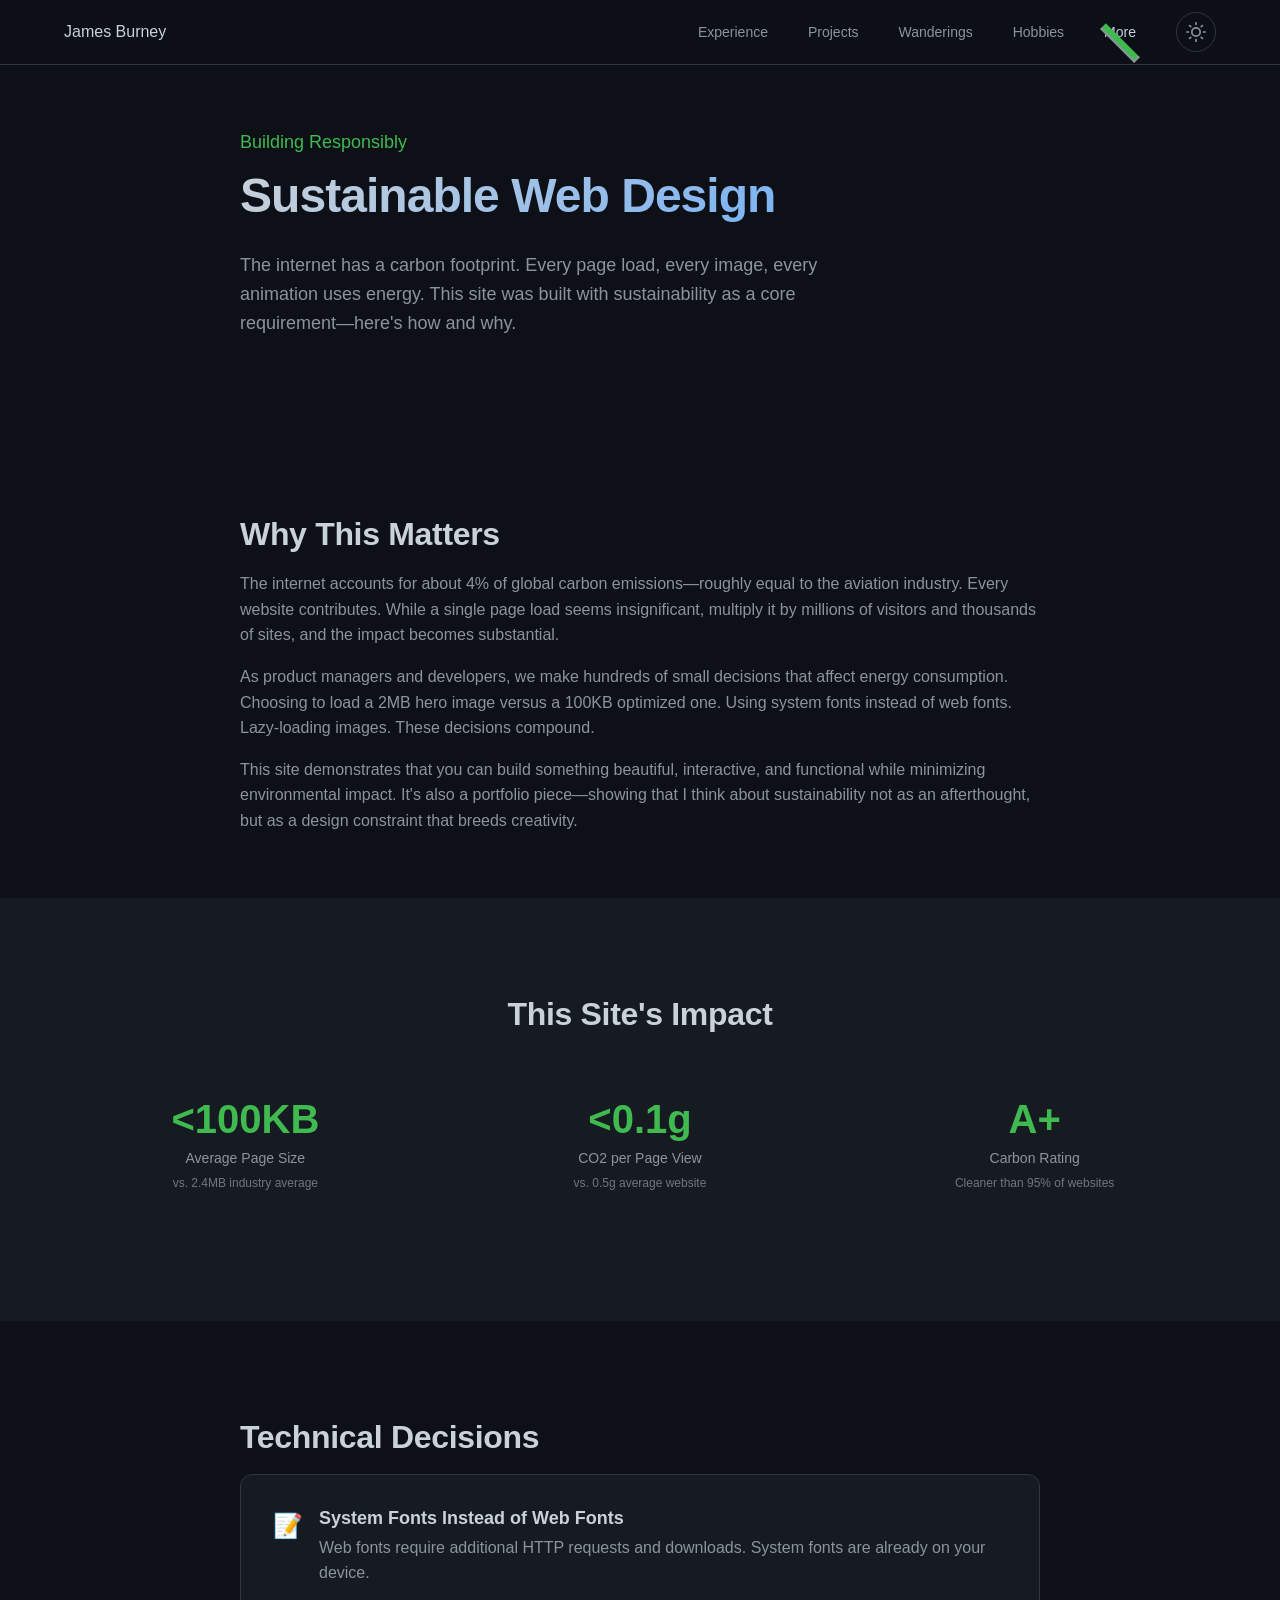
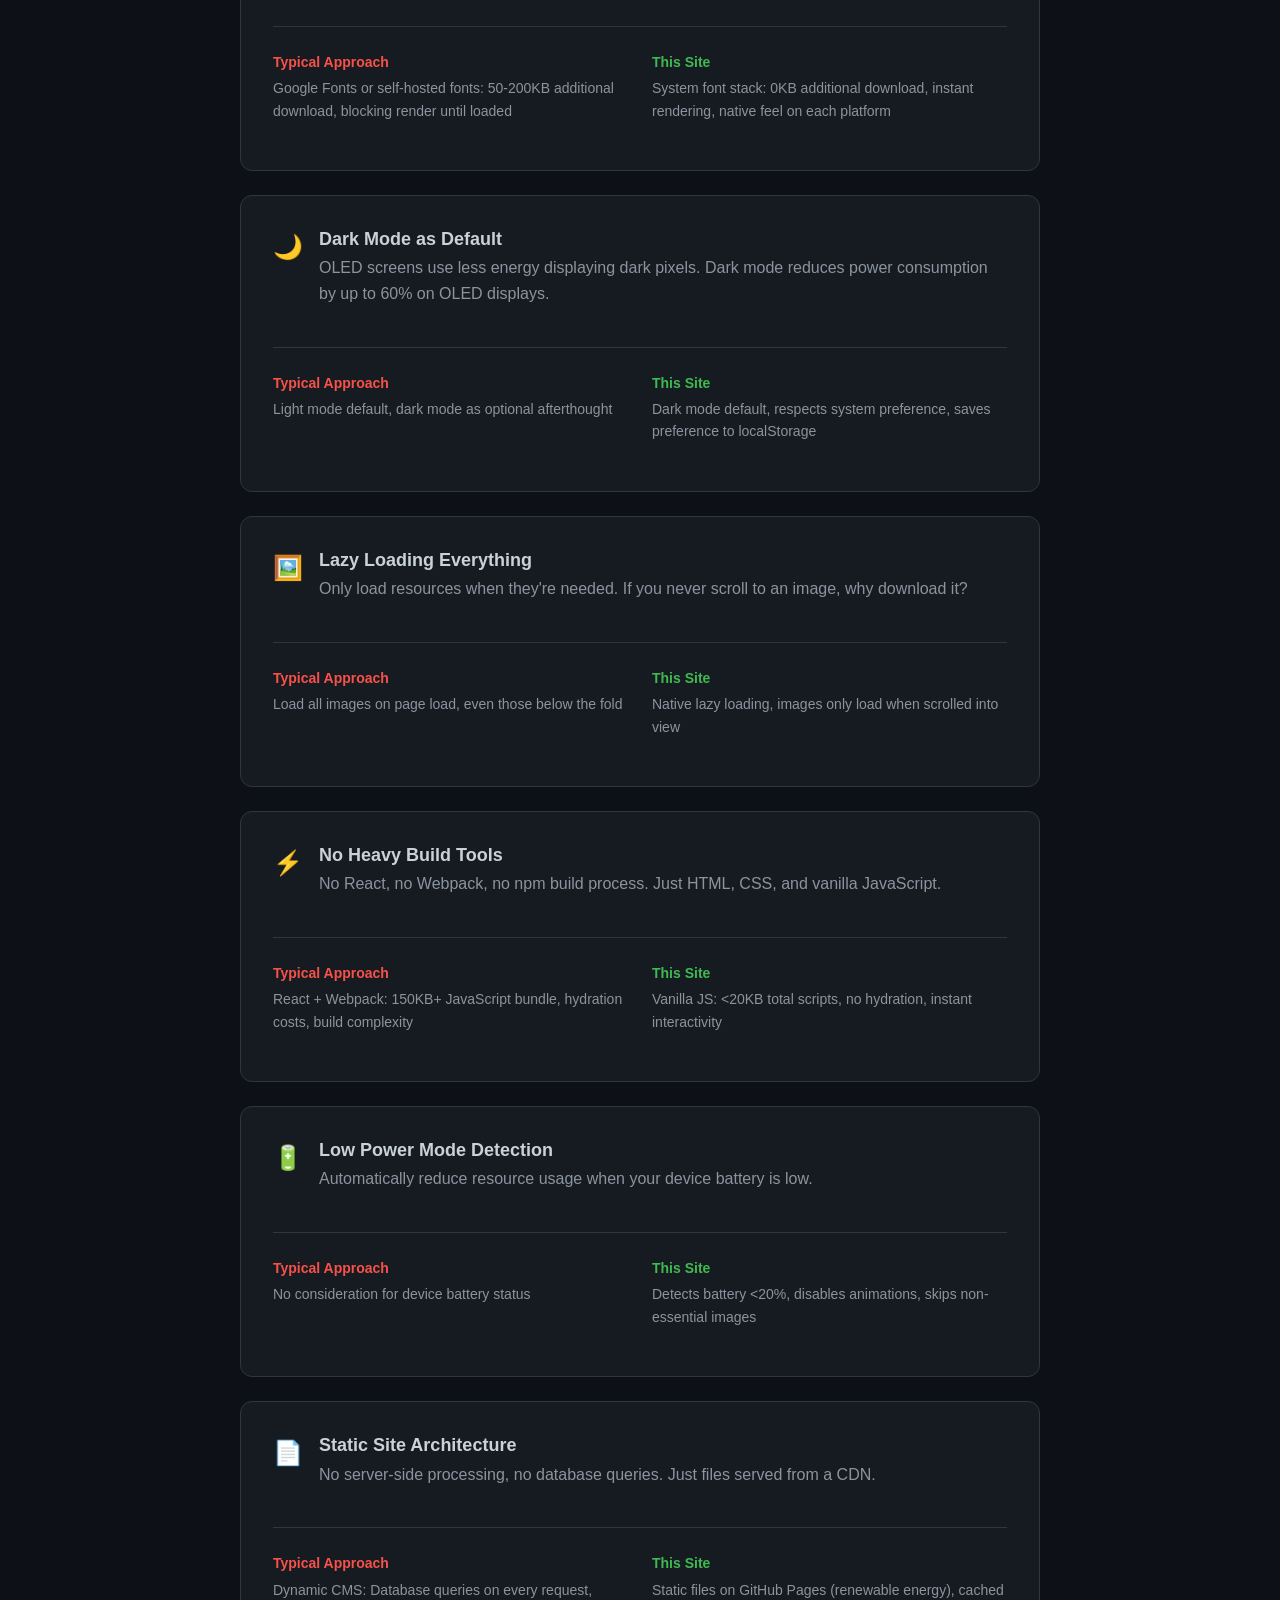
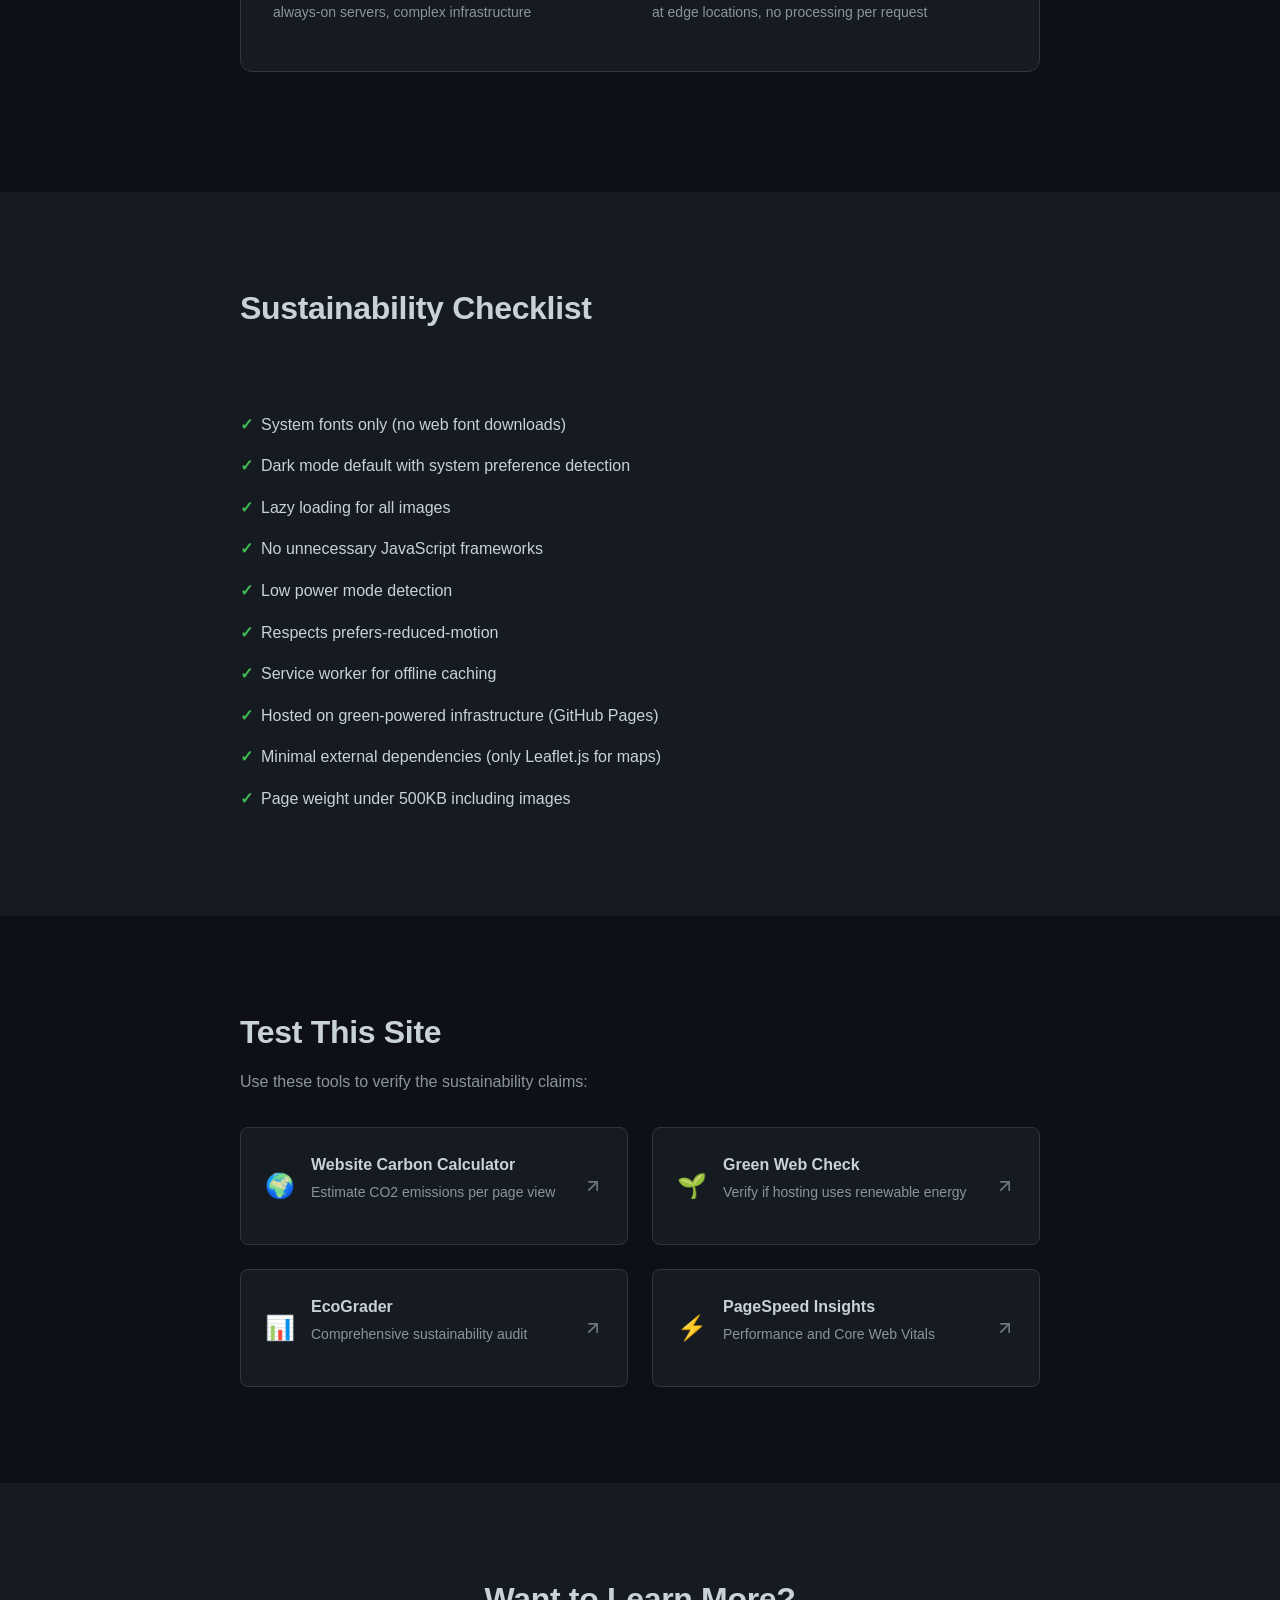
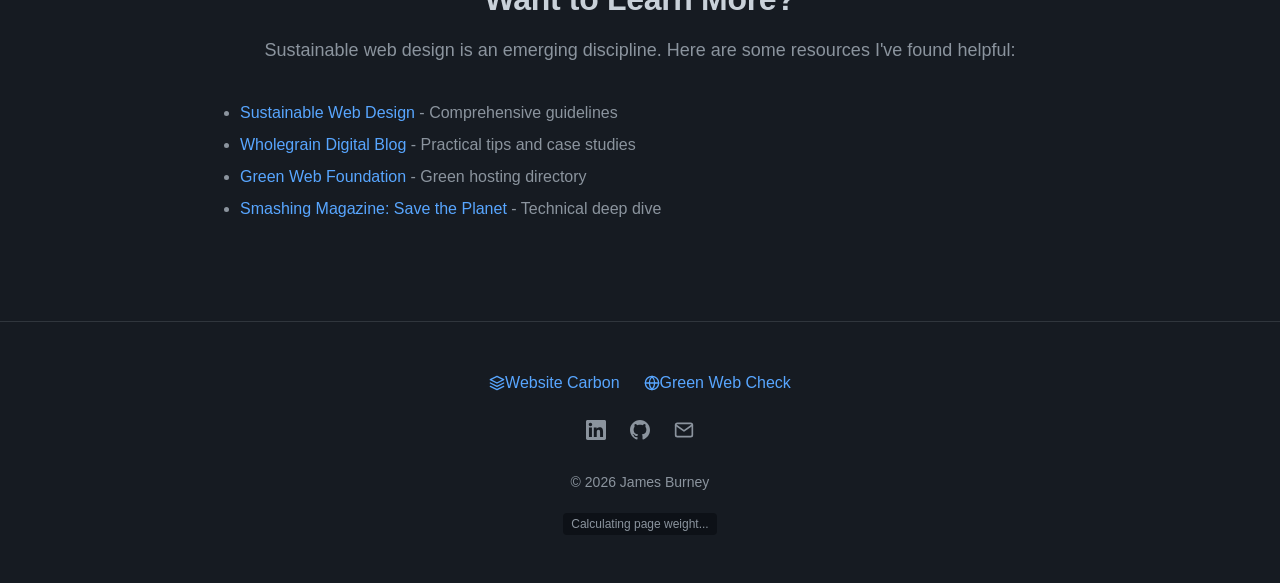
<file: pages/sustainability.html>
<!DOCTYPE html>
<html lang="en" data-theme="dark">
<head>
  <meta charset="UTF-8">
  <meta name="viewport" content="width=device-width, initial-scale=1.0">

  <!-- Primary Meta Tags -->
  <title>Sustainable Web Design | James Burney</title>
  <meta name="title" content="Sustainable Web Design | James Burney">
  <meta name="description" content="How this website was built with sustainability in mind. Technical decisions and environmental impact.">
  <meta name="keywords" content="sustainable web design, green web, eco-friendly website">
  <meta name="author" content="James Burney">
  <meta name="robots" content="index, follow">

  <!-- Open Graph / Facebook -->
  <meta property="og:type" content="website">
  <meta property="og:url" content="https://jamesburney.com/sustainability">
  <meta property="og:title" content="Sustainable Web Design | James Burney">
  <meta property="og:description" content="How this website was built with sustainability in mind.">
  <meta property="og:image" content="https://jamesburney.com/images/og-image.jpg">

  <!-- Twitter -->
  <meta property="twitter:card" content="summary_large_image">
  <meta property="twitter:url" content="https://jamesburney.com/sustainability">
  <meta property="twitter:title" content="Sustainable Web Design | James Burney">

  <!-- Additional Meta -->
  <link rel="canonical" href="https://jamesburney.com/sustainability">
  <meta name="theme-color" content="#0d1117">

  <!-- Favicon -->
  <link rel="icon" type="image/svg+xml" href="/images/misc/favicon.svg">

  <!-- Stylesheets -->
  <link rel="stylesheet" href="/css/themes.css">
  <link rel="stylesheet" href="/css/main.css">

  <!-- Page-specific styles -->
  <style>
    .impact-stat {
      text-align: center;
      padding: var(--spacing-xl);
    }

    .impact-stat__value {
      font-size: var(--font-size-4xl);
      font-weight: 700;
      color: var(--accent-green);
      line-height: 1;
    }

    .impact-stat__label {
      font-size: var(--font-size-sm);
      color: var(--text-secondary);
      margin-top: var(--spacing-sm);
    }

    .impact-stat__context {
      font-size: var(--font-size-xs);
      color: var(--text-muted);
      margin-top: var(--spacing-xs);
    }

    .decision-card {
      padding: var(--spacing-xl);
      background-color: var(--bg-secondary);
      border-radius: var(--radius-lg);
      border: 1px solid var(--border-color);
      margin-bottom: var(--spacing-lg);
    }

    .decision-card__header {
      display: flex;
      align-items: flex-start;
      gap: var(--spacing-md);
      margin-bottom: var(--spacing-md);
    }

    .decision-card__icon {
      font-size: 1.5rem;
    }

    .decision-card__title {
      font-size: var(--font-size-lg);
      font-weight: 600;
      margin: 0;
    }

    .decision-card__comparison {
      display: grid;
      grid-template-columns: 1fr 1fr;
      gap: var(--spacing-lg);
      margin-top: var(--spacing-lg);
      padding-top: var(--spacing-lg);
      border-top: 1px solid var(--border-color);
    }

    .comparison__side {
      font-size: var(--font-size-sm);
    }

    .comparison__label {
      font-weight: 600;
      margin-bottom: var(--spacing-xs);
    }

    .comparison__bad {
      color: var(--error-color);
    }

    .comparison__good {
      color: var(--accent-green);
    }

    .resource-link {
      display: flex;
      align-items: center;
      gap: var(--spacing-md);
      padding: var(--spacing-lg);
      background-color: var(--bg-secondary);
      border: 1px solid var(--border-color);
      border-radius: var(--radius-md);
      text-decoration: none;
      transition: all var(--transition-fast);
    }

    .resource-link:hover {
      border-color: var(--accent-green);
      transform: translateY(-2px);
    }

    .resource-link__icon {
      font-size: 1.5rem;
    }

    .resource-link__content {
      flex: 1;
    }

    .resource-link__title {
      font-weight: 600;
      color: var(--text-primary);
      margin-bottom: var(--spacing-xs);
    }

    .resource-link__description {
      font-size: var(--font-size-sm);
      color: var(--text-secondary);
    }

    .checklist {
      list-style: none;
    }

    .checklist__item {
      display: flex;
      align-items: flex-start;
      gap: var(--spacing-sm);
      padding: var(--spacing-sm) 0;
    }

    .checklist__check {
      color: var(--accent-green);
      font-weight: bold;
    }
  </style>

  <!-- Theme toggle -->
  <script src="/js/theme-toggle.js"></script>
</head>
<body>
  <!-- Header -->
  <header class="header">
    <div class="header__inner">
      <a href="/" class="header__logo">James Burney</a>

      <nav class="header__nav">
        <button class="nav__toggle" aria-label="Toggle navigation" aria-expanded="false">
          <span></span>
          <span></span>
          <span></span>
        </button>

        <ul class="nav__list">
          <li><a href="/pages/experience.html" class="nav__link" data-page="experience">Experience</a></li>
          <li><a href="/pages/projects.html" class="nav__link" data-page="projects">Projects</a></li>
          <li><a href="/pages/wanderings.html" class="nav__link" data-page="wanderings">Wanderings</a></li>
          <li><a href="/pages/hobbies.html" class="nav__link" data-page="hobbies">Hobbies</a></li>
          <li class="nav__dropdown">
            <span class="nav__link nav__dropdown-trigger nav__link--active" data-page="more">More</span>
            <div class="nav__dropdown-menu">
              <a href="/pages/sustainability.html" class="nav__dropdown-item">Sustainability</a>
            </div>
          </li>
        </ul>

        <button class="theme-toggle" aria-label="Switch to light mode">
          <svg class="theme-toggle__icon theme-toggle__sun" xmlns="http://www.w3.org/2000/svg" width="20" height="20" viewBox="0 0 24 24" fill="none" stroke="currentColor" stroke-width="2" stroke-linecap="round" stroke-linejoin="round">
            <circle cx="12" cy="12" r="5"></circle>
            <line x1="12" y1="1" x2="12" y2="3"></line>
            <line x1="12" y1="21" x2="12" y2="23"></line>
            <line x1="4.22" y1="4.22" x2="5.64" y2="5.64"></line>
            <line x1="18.36" y1="18.36" x2="19.78" y2="19.78"></line>
            <line x1="1" y1="12" x2="3" y2="12"></line>
            <line x1="21" y1="12" x2="23" y2="12"></line>
            <line x1="4.22" y1="19.78" x2="5.64" y2="18.36"></line>
            <line x1="18.36" y1="5.64" x2="19.78" y2="4.22"></line>
          </svg>
          <svg class="theme-toggle__icon theme-toggle__moon" xmlns="http://www.w3.org/2000/svg" width="20" height="20" viewBox="0 0 24 24" fill="none" stroke="currentColor" stroke-width="2" stroke-linecap="round" stroke-linejoin="round">
            <path d="M21 12.79A9 9 0 1 1 11.21 3 7 7 0 0 0 21 12.79z"></path>
          </svg>
        </button>
      </nav>
    </div>
  </header>

  <!-- Main Content -->
  <main>
    <!-- Page Header -->
    <section class="hero">
      <div class="container">
        <div class="content-container">
          <p class="hero__tagline">Building Responsibly</p>
          <h1 class="hero__title">Sustainable Web Design</h1>
          <p class="hero__description">
            The internet has a carbon footprint. Every page load, every image, every animation uses energy. This site was built with sustainability as a core requirement—here's how and why.
          </p>
        </div>
      </div>
    </section>

    <!-- Why It Matters -->
    <section class="section section--tight">
      <div class="container">
        <div class="content-container">
          <h2 class="animate-on-scroll">Why This Matters</h2>
          <p class="animate-on-scroll">
            The internet accounts for about 4% of global carbon emissions—roughly equal to the aviation industry. Every website contributes. While a single page load seems insignificant, multiply it by millions of visitors and thousands of sites, and the impact becomes substantial.
          </p>
          <p class="animate-on-scroll">
            As product managers and developers, we make hundreds of small decisions that affect energy consumption. Choosing to load a 2MB hero image versus a 100KB optimized one. Using system fonts instead of web fonts. Lazy-loading images. These decisions compound.
          </p>
          <p class="animate-on-scroll">
            This site demonstrates that you can build something beautiful, interactive, and functional while minimizing environmental impact. It's also a portfolio piece—showing that I think about sustainability not as an afterthought, but as a design constraint that breeds creativity.
          </p>
        </div>
      </div>
    </section>

    <!-- Impact Stats -->
    <section class="section" style="background-color: var(--bg-secondary);">
      <div class="container">
        <h2 class="text-center animate-on-scroll">This Site's Impact</h2>
        <div class="grid grid--3" style="margin-top: var(--spacing-xl);">
          <div class="impact-stat animate-on-scroll">
            <div class="impact-stat__value">&lt;100KB</div>
            <div class="impact-stat__label">Average Page Size</div>
            <div class="impact-stat__context">vs. 2.4MB industry average</div>
          </div>
          <div class="impact-stat animate-on-scroll">
            <div class="impact-stat__value">&lt;0.1g</div>
            <div class="impact-stat__label">CO2 per Page View</div>
            <div class="impact-stat__context">vs. 0.5g average website</div>
          </div>
          <div class="impact-stat animate-on-scroll">
            <div class="impact-stat__value">A+</div>
            <div class="impact-stat__label">Carbon Rating</div>
            <div class="impact-stat__context">Cleaner than 95% of websites</div>
          </div>
        </div>
      </div>
    </section>

    <!-- Design Decisions -->
    <section class="section">
      <div class="container">
        <div class="content-container">
          <h2 class="animate-on-scroll">Technical Decisions</h2>

          <!-- System Fonts -->
          <div class="decision-card animate-on-scroll">
            <div class="decision-card__header">
              <span class="decision-card__icon">📝</span>
              <div>
                <h3 class="decision-card__title">System Fonts Instead of Web Fonts</h3>
                <p style="color: var(--text-secondary); margin-top: var(--spacing-xs);">
                  Web fonts require additional HTTP requests and downloads. System fonts are already on your device.
                </p>
              </div>
            </div>
            <div class="decision-card__comparison">
              <div class="comparison__side">
                <p class="comparison__label comparison__bad">Typical Approach</p>
                <p>Google Fonts or self-hosted fonts: 50-200KB additional download, blocking render until loaded</p>
              </div>
              <div class="comparison__side">
                <p class="comparison__label comparison__good">This Site</p>
                <p>System font stack: 0KB additional download, instant rendering, native feel on each platform</p>
              </div>
            </div>
          </div>

          <!-- Dark Mode Default -->
          <div class="decision-card animate-on-scroll">
            <div class="decision-card__header">
              <span class="decision-card__icon">🌙</span>
              <div>
                <h3 class="decision-card__title">Dark Mode as Default</h3>
                <p style="color: var(--text-secondary); margin-top: var(--spacing-xs);">
                  OLED screens use less energy displaying dark pixels. Dark mode reduces power consumption by up to 60% on OLED displays.
                </p>
              </div>
            </div>
            <div class="decision-card__comparison">
              <div class="comparison__side">
                <p class="comparison__label comparison__bad">Typical Approach</p>
                <p>Light mode default, dark mode as optional afterthought</p>
              </div>
              <div class="comparison__side">
                <p class="comparison__label comparison__good">This Site</p>
                <p>Dark mode default, respects system preference, saves preference to localStorage</p>
              </div>
            </div>
          </div>

          <!-- Lazy Loading -->
          <div class="decision-card animate-on-scroll">
            <div class="decision-card__header">
              <span class="decision-card__icon">🖼️</span>
              <div>
                <h3 class="decision-card__title">Lazy Loading Everything</h3>
                <p style="color: var(--text-secondary); margin-top: var(--spacing-xs);">
                  Only load resources when they're needed. If you never scroll to an image, why download it?
                </p>
              </div>
            </div>
            <div class="decision-card__comparison">
              <div class="comparison__side">
                <p class="comparison__label comparison__bad">Typical Approach</p>
                <p>Load all images on page load, even those below the fold</p>
              </div>
              <div class="comparison__side">
                <p class="comparison__label comparison__good">This Site</p>
                <p>Native lazy loading, images only load when scrolled into view</p>
              </div>
            </div>
          </div>

          <!-- No Build Tools -->
          <div class="decision-card animate-on-scroll">
            <div class="decision-card__header">
              <span class="decision-card__icon">⚡</span>
              <div>
                <h3 class="decision-card__title">No Heavy Build Tools</h3>
                <p style="color: var(--text-secondary); margin-top: var(--spacing-xs);">
                  No React, no Webpack, no npm build process. Just HTML, CSS, and vanilla JavaScript.
                </p>
              </div>
            </div>
            <div class="decision-card__comparison">
              <div class="comparison__side">
                <p class="comparison__label comparison__bad">Typical Approach</p>
                <p>React + Webpack: 150KB+ JavaScript bundle, hydration costs, build complexity</p>
              </div>
              <div class="comparison__side">
                <p class="comparison__label comparison__good">This Site</p>
                <p>Vanilla JS: &lt;20KB total scripts, no hydration, instant interactivity</p>
              </div>
            </div>
          </div>

          <!-- Low Power Mode -->
          <div class="decision-card animate-on-scroll">
            <div class="decision-card__header">
              <span class="decision-card__icon">🔋</span>
              <div>
                <h3 class="decision-card__title">Low Power Mode Detection</h3>
                <p style="color: var(--text-secondary); margin-top: var(--spacing-xs);">
                  Automatically reduce resource usage when your device battery is low.
                </p>
              </div>
            </div>
            <div class="decision-card__comparison">
              <div class="comparison__side">
                <p class="comparison__label comparison__bad">Typical Approach</p>
                <p>No consideration for device battery status</p>
              </div>
              <div class="comparison__side">
                <p class="comparison__label comparison__good">This Site</p>
                <p>Detects battery &lt;20%, disables animations, skips non-essential images</p>
              </div>
            </div>
          </div>

          <!-- Static Site -->
          <div class="decision-card animate-on-scroll">
            <div class="decision-card__header">
              <span class="decision-card__icon">📄</span>
              <div>
                <h3 class="decision-card__title">Static Site Architecture</h3>
                <p style="color: var(--text-secondary); margin-top: var(--spacing-xs);">
                  No server-side processing, no database queries. Just files served from a CDN.
                </p>
              </div>
            </div>
            <div class="decision-card__comparison">
              <div class="comparison__side">
                <p class="comparison__label comparison__bad">Typical Approach</p>
                <p>Dynamic CMS: Database queries on every request, always-on servers, complex infrastructure</p>
              </div>
              <div class="comparison__side">
                <p class="comparison__label comparison__good">This Site</p>
                <p>Static files on GitHub Pages (renewable energy), cached at edge locations, no processing per request</p>
              </div>
            </div>
          </div>
        </div>
      </div>
    </section>

    <!-- Sustainability Checklist -->
    <section class="section" style="background-color: var(--bg-secondary);">
      <div class="container">
        <div class="content-container">
          <h2 class="animate-on-scroll">Sustainability Checklist</h2>
          <p class="animate-on-scroll">Features implemented on this site:</p>

          <ul class="checklist mt-4">
            <li class="checklist__item animate-on-scroll">
              <span class="checklist__check">✓</span>
              <span>System fonts only (no web font downloads)</span>
            </li>
            <li class="checklist__item animate-on-scroll">
              <span class="checklist__check">✓</span>
              <span>Dark mode default with system preference detection</span>
            </li>
            <li class="checklist__item animate-on-scroll">
              <span class="checklist__check">✓</span>
              <span>Lazy loading for all images</span>
            </li>
            <li class="checklist__item animate-on-scroll">
              <span class="checklist__check">✓</span>
              <span>No unnecessary JavaScript frameworks</span>
            </li>
            <li class="checklist__item animate-on-scroll">
              <span class="checklist__check">✓</span>
              <span>Low power mode detection</span>
            </li>
            <li class="checklist__item animate-on-scroll">
              <span class="checklist__check">✓</span>
              <span>Respects prefers-reduced-motion</span>
            </li>
            <li class="checklist__item animate-on-scroll">
              <span class="checklist__check">✓</span>
              <span>Service worker for offline caching</span>
            </li>
            <li class="checklist__item animate-on-scroll">
              <span class="checklist__check">✓</span>
              <span>Hosted on green-powered infrastructure (GitHub Pages)</span>
            </li>
            <li class="checklist__item animate-on-scroll">
              <span class="checklist__check">✓</span>
              <span>Minimal external dependencies (only Leaflet.js for maps)</span>
            </li>
            <li class="checklist__item animate-on-scroll">
              <span class="checklist__check">✓</span>
              <span>Page weight under 500KB including images</span>
            </li>
          </ul>
        </div>
      </div>
    </section>

    <!-- Testing Tools -->
    <section class="section">
      <div class="container">
        <div class="content-container">
          <h2 class="animate-on-scroll">Test This Site</h2>
          <p class="animate-on-scroll">Use these tools to verify the sustainability claims:</p>

          <div class="grid grid--auto mt-4" style="gap: var(--spacing-lg);">
            <a href="https://www.websitecarbon.com/website/jamesburney-com/" class="resource-link animate-on-scroll" target="_blank" rel="noopener noreferrer">
              <span class="resource-link__icon">🌍</span>
              <div class="resource-link__content">
                <p class="resource-link__title">Website Carbon Calculator</p>
                <p class="resource-link__description">Estimate CO2 emissions per page view</p>
              </div>
              <svg xmlns="http://www.w3.org/2000/svg" width="20" height="20" viewBox="0 0 24 24" fill="none" stroke="currentColor" stroke-width="2" stroke-linecap="round" stroke-linejoin="round" style="color: var(--text-muted);">
                <line x1="7" y1="17" x2="17" y2="7"></line>
                <polyline points="7 7 17 7 17 17"></polyline>
              </svg>
            </a>

            <a href="https://www.thegreenwebfoundation.org/green-web-check/?url=jamesburney.com" class="resource-link animate-on-scroll" target="_blank" rel="noopener noreferrer">
              <span class="resource-link__icon">🌱</span>
              <div class="resource-link__content">
                <p class="resource-link__title">Green Web Check</p>
                <p class="resource-link__description">Verify if hosting uses renewable energy</p>
              </div>
              <svg xmlns="http://www.w3.org/2000/svg" width="20" height="20" viewBox="0 0 24 24" fill="none" stroke="currentColor" stroke-width="2" stroke-linecap="round" stroke-linejoin="round" style="color: var(--text-muted);">
                <line x1="7" y1="17" x2="17" y2="7"></line>
                <polyline points="7 7 17 7 17 17"></polyline>
              </svg>
            </a>

            <a href="https://ecograder.com/report/jamesburney.com" class="resource-link animate-on-scroll" target="_blank" rel="noopener noreferrer">
              <span class="resource-link__icon">📊</span>
              <div class="resource-link__content">
                <p class="resource-link__title">EcoGrader</p>
                <p class="resource-link__description">Comprehensive sustainability audit</p>
              </div>
              <svg xmlns="http://www.w3.org/2000/svg" width="20" height="20" viewBox="0 0 24 24" fill="none" stroke="currentColor" stroke-width="2" stroke-linecap="round" stroke-linejoin="round" style="color: var(--text-muted);">
                <line x1="7" y1="17" x2="17" y2="7"></line>
                <polyline points="7 7 17 7 17 17"></polyline>
              </svg>
            </a>

            <a href="https://pagespeed.web.dev/analysis?url=https://jamesburney.com" class="resource-link animate-on-scroll" target="_blank" rel="noopener noreferrer">
              <span class="resource-link__icon">⚡</span>
              <div class="resource-link__content">
                <p class="resource-link__title">PageSpeed Insights</p>
                <p class="resource-link__description">Performance and Core Web Vitals</p>
              </div>
              <svg xmlns="http://www.w3.org/2000/svg" width="20" height="20" viewBox="0 0 24 24" fill="none" stroke="currentColor" stroke-width="2" stroke-linecap="round" stroke-linejoin="round" style="color: var(--text-muted);">
                <line x1="7" y1="17" x2="17" y2="7"></line>
                <polyline points="7 7 17 7 17 17"></polyline>
              </svg>
            </a>
          </div>
        </div>
      </div>
    </section>

    <!-- Learn More -->
    <section class="section" style="background-color: var(--bg-secondary);">
      <div class="container">
        <div class="content-container text-center">
          <h2 class="animate-on-scroll">Want to Learn More?</h2>
          <p class="animate-on-scroll" style="font-size: var(--font-size-lg);">
            Sustainable web design is an emerging discipline. Here are some resources I've found helpful:
          </p>
          <div class="animate-on-scroll mt-4" style="text-align: left;">
            <ul style="color: var(--text-secondary); line-height: 2;">
              <li><a href="https://sustainablewebdesign.org/">Sustainable Web Design</a> - Comprehensive guidelines</li>
              <li><a href="https://www.wholegraindigital.com/blog/">Wholegrain Digital Blog</a> - Practical tips and case studies</li>
              <li><a href="https://www.thegreenwebfoundation.org/">Green Web Foundation</a> - Green hosting directory</li>
              <li><a href="https://www.smashingmagazine.com/2019/01/save-planet-improving-website-performance/">Smashing Magazine: Save the Planet</a> - Technical deep dive</li>
            </ul>
          </div>
        </div>
      </div>
    </section>
  </main>

  <!-- Footer -->
  <footer class="footer">
    <div class="container">
      <div class="footer__inner">
        <div class="footer__badges">
          <a href="https://www.websitecarbon.com/website/jamesburney-com/" class="footer__badge" target="_blank" rel="noopener noreferrer">
            <svg xmlns="http://www.w3.org/2000/svg" width="16" height="16" viewBox="0 0 24 24" fill="none" stroke="currentColor" stroke-width="2" stroke-linecap="round" stroke-linejoin="round">
              <path d="M12 2L2 7l10 5 10-5-10-5z"></path>
              <path d="M2 17l10 5 10-5"></path>
              <path d="M2 12l10 5 10-5"></path>
            </svg>
            Website Carbon
          </a>
          <a href="https://www.thegreenwebfoundation.org/green-web-check/?url=jamesburney.com" class="footer__badge" target="_blank" rel="noopener noreferrer">
            <svg xmlns="http://www.w3.org/2000/svg" width="16" height="16" viewBox="0 0 24 24" fill="none" stroke="currentColor" stroke-width="2" stroke-linecap="round" stroke-linejoin="round">
              <circle cx="12" cy="12" r="10"></circle>
              <path d="M12 2a15.3 15.3 0 0 1 4 10 15.3 15.3 0 0 1-4 10 15.3 15.3 0 0 1-4-10 15.3 15.3 0 0 1 4-10z"></path>
              <line x1="2" y1="12" x2="22" y2="12"></line>
            </svg>
            Green Web Check
          </a>
        </div>

        <div class="footer__links">
          <a href="https://linkedin.com/in/jamesburney" class="footer__link" target="_blank" rel="noopener noreferrer" aria-label="LinkedIn">
            <svg xmlns="http://www.w3.org/2000/svg" width="20" height="20" viewBox="0 0 24 24" fill="currentColor">
              <path d="M20.447 20.452h-3.554v-5.569c0-1.328-.027-3.037-1.852-3.037-1.853 0-2.136 1.445-2.136 2.939v5.667H9.351V9h3.414v1.561h.046c.477-.9 1.637-1.85 3.37-1.85 3.601 0 4.267 2.37 4.267 5.455v6.286zM5.337 7.433c-1.144 0-2.063-.926-2.063-2.065 0-1.138.92-2.063 2.063-2.063 1.14 0 2.064.925 2.064 2.063 0 1.139-.925 2.065-2.064 2.065zm1.782 13.019H3.555V9h3.564v11.452zM22.225 0H1.771C.792 0 0 .774 0 1.729v20.542C0 23.227.792 24 1.771 24h20.451C23.2 24 24 23.227 24 22.271V1.729C24 .774 23.2 0 22.222 0h.003z"/>
            </svg>
          </a>
          <a href="https://github.com/jamesburney" class="footer__link" target="_blank" rel="noopener noreferrer" aria-label="GitHub">
            <svg xmlns="http://www.w3.org/2000/svg" width="20" height="20" viewBox="0 0 24 24" fill="currentColor">
              <path d="M12 0c-6.626 0-12 5.373-12 12 0 5.302 3.438 9.8 8.207 11.387.599.111.793-.261.793-.577v-2.234c-3.338.726-4.033-1.416-4.033-1.416-.546-1.387-1.333-1.756-1.333-1.756-1.089-.745.083-.729.083-.729 1.205.084 1.839 1.237 1.839 1.237 1.07 1.834 2.807 1.304 3.492.997.107-.775.418-1.305.762-1.604-2.665-.305-5.467-1.334-5.467-5.931 0-1.311.469-2.381 1.236-3.221-.124-.303-.535-1.524.117-3.176 0 0 1.008-.322 3.301 1.23.957-.266 1.983-.399 3.003-.404 1.02.005 2.047.138 3.006.404 2.291-1.552 3.297-1.23 3.297-1.23.653 1.653.242 2.874.118 3.176.77.84 1.235 1.911 1.235 3.221 0 4.609-2.807 5.624-5.479 5.921.43.372.823 1.102.823 2.222v3.293c0 .319.192.694.801.576 4.765-1.589 8.199-6.086 8.199-11.386 0-6.627-5.373-12-12-12z"/>
            </svg>
          </a>
          <a href="mailto:hello@jamesburney.com" class="footer__link" aria-label="Email">
            <svg xmlns="http://www.w3.org/2000/svg" width="20" height="20" viewBox="0 0 24 24" fill="none" stroke="currentColor" stroke-width="2" stroke-linecap="round" stroke-linejoin="round">
              <path d="M4 4h16c1.1 0 2 .9 2 2v12c0 1.1-.9 2-2 2H4c-1.1 0-2-.9-2-2V6c0-1.1.9-2 2-2z"></path>
              <polyline points="22,6 12,13 2,6"></polyline>
            </svg>
          </a>
        </div>

        <div class="footer__meta">
          <p class="footer__copyright">&copy; <span class="current-year">2025</span> James Burney</p>
          <span class="footer__page-weight">Calculating page weight...</span>
        </div>
      </div>
    </div>
  </footer>

  <!-- Low Power Mode Indicator -->
  <div class="low-power-indicator" aria-live="polite">
    <svg xmlns="http://www.w3.org/2000/svg" width="16" height="16" viewBox="0 0 24 24" fill="none" stroke="currentColor" stroke-width="2" stroke-linecap="round" stroke-linejoin="round">
      <rect x="1" y="6" width="18" height="12" rx="2" ry="2"></rect>
      <line x1="23" y1="13" x2="23" y2="11"></line>
    </svg>
    Low power mode active
  </div>

  <!-- Scripts -->
  <script src="/js/main.js" defer></script>
  <script src="/js/low-power-mode.js" defer></script>
</body>
</html>
</file>
<file: css/themes.css>
/* ==========================================================================
   Theme Definitions - Dark Mode (Default) & Light Mode
   ========================================================================== */

/* ==========================================================================
   Dark Mode (Default)
   ========================================================================== */

:root,
[data-theme="dark"] {
  /* Backgrounds */
  --bg-primary: #0d1117;
  --bg-secondary: #161b22;
  --bg-tertiary: #21262d;

  /* Text Colors */
  --text-primary: #c9d1d9;
  --text-secondary: #8b949e;
  --text-muted: #6e7681;

  /* Accent Colors */
  --accent-green: #3fb950;
  --accent-green-hover: #2ea043;
  --accent-green-light: rgba(63, 185, 80, 0.15);
  --accent-blue: #58a6ff;
  --accent-blue-hover: #388bfd;
  --accent-blue-light: rgba(88, 166, 255, 0.15);

  /* UI Colors */
  --border-color: #30363d;
  --border-color-light: #21262d;
  --divider-color: #21262d;

  /* Status Colors */
  --success-color: #3fb950;
  --warning-color: #d29922;
  --error-color: #f85149;
  --info-color: #58a6ff;

  /* Overlay */
  --overlay-bg: rgba(0, 0, 0, 0.8);

  /* Shadows (darker for dark mode) */
  --shadow-color: rgba(0, 0, 0, 0.4);
}

/* ==========================================================================
   Light Mode
   ========================================================================== */

[data-theme="light"] {
  /* Backgrounds */
  --bg-primary: #f6f8fa;
  --bg-secondary: #ffffff;
  --bg-tertiary: #eaeef2;

  /* Text Colors */
  --text-primary: #1f2328;
  --text-secondary: #57606a;
  --text-muted: #8b949e;

  /* Accent Colors */
  --accent-green: #1a7f37;
  --accent-green-hover: #116329;
  --accent-green-light: rgba(26, 127, 55, 0.1);
  --accent-blue: #0969da;
  --accent-blue-hover: #0550ae;
  --accent-blue-light: rgba(9, 105, 218, 0.1);

  /* UI Colors */
  --border-color: #d0d7de;
  --border-color-light: #eaeef2;
  --divider-color: #d8dee4;

  /* Status Colors */
  --success-color: #1a7f37;
  --warning-color: #9a6700;
  --error-color: #cf222e;
  --info-color: #0969da;

  /* Overlay */
  --overlay-bg: rgba(0, 0, 0, 0.5);

  /* Shadows (lighter for light mode) */
  --shadow-color: rgba(0, 0, 0, 0.1);
}

/* ==========================================================================
   Theme Transition
   ========================================================================== */

html {
  color-scheme: dark;
}

[data-theme="light"] {
  color-scheme: light;
}

/* Smooth transitions between themes */
body,
.header,
.footer,
.card,
.btn,
.nav__link,
.theme-toggle {
  transition:
    background-color 0.3s ease,
    color 0.3s ease,
    border-color 0.3s ease,
    box-shadow 0.3s ease;
}

/* ==========================================================================
   Theme Toggle Icons
   ========================================================================== */

/* Sun icon (shown in dark mode, click to switch to light) */
.theme-toggle__sun {
  display: block;
}

.theme-toggle__moon {
  display: none;
}

/* Moon icon (shown in light mode, click to switch to dark) */
[data-theme="light"] .theme-toggle__sun {
  display: none;
}

[data-theme="light"] .theme-toggle__moon {
  display: block;
}

/* ==========================================================================
   Theme-specific Adjustments
   ========================================================================== */

/* Adjust card shadows per theme */
[data-theme="dark"] .card {
  box-shadow: 0 4px 6px var(--shadow-color);
}

[data-theme="light"] .card {
  box-shadow: 0 1px 3px var(--shadow-color);
}

[data-theme="dark"] .card:hover {
  box-shadow: 0 10px 20px var(--shadow-color);
}

[data-theme="light"] .card:hover {
  box-shadow: 0 4px 12px var(--shadow-color);
}

/* Header background with subtle transparency */
[data-theme="dark"] .header {
  background-color: rgba(13, 17, 23, 0.95);
  backdrop-filter: blur(10px);
}

[data-theme="light"] .header {
  background-color: rgba(246, 248, 250, 0.95);
  backdrop-filter: blur(10px);
}

/* Code/monospace elements */
code, pre {
  background-color: var(--bg-tertiary);
  border: 1px solid var(--border-color);
  border-radius: var(--radius-sm);
  font-family: ui-monospace, SFMono-Regular, "SF Mono", Menlo, Consolas, "Liberation Mono", monospace;
}

code {
  padding: 0.2em 0.4em;
  font-size: 85%;
}

pre {
  padding: var(--spacing-md);
  overflow-x: auto;
}

pre code {
  padding: 0;
  border: none;
  background: none;
}

/* ==========================================================================
   Elevation Profile Theme Colors
   ========================================================================== */

.at-profile__path {
  stroke: var(--accent-green);
  fill: none;
  stroke-width: 2;
}

.at-profile__fill {
  fill: var(--accent-green-light);
}

.at-profile__marker {
  fill: var(--accent-blue);
}

.at-profile__label {
  fill: var(--text-secondary);
  font-size: 10px;
}

/* ==========================================================================
   Map Theme Overrides (Leaflet)
   ========================================================================== */

/* Custom map container styling */
.map-container {
  border: 1px solid var(--border-color);
  border-radius: var(--radius-lg);
  overflow: hidden;
}

/* Style map attribution */
.leaflet-control-attribution {
  background-color: var(--bg-secondary) !important;
  color: var(--text-muted) !important;
}

.leaflet-control-attribution a {
  color: var(--accent-blue) !important;
}

/* Custom popup styling */
.leaflet-popup-content-wrapper {
  background-color: var(--bg-secondary);
  color: var(--text-primary);
  border-radius: var(--radius-md);
  box-shadow: 0 4px 12px var(--shadow-color);
}

.leaflet-popup-tip {
  background-color: var(--bg-secondary);
}

/* ==========================================================================
   Selection Colors
   ========================================================================== */

::selection {
  background-color: var(--accent-green-light);
  color: var(--text-primary);
}

[data-theme="light"] ::selection {
  background-color: var(--accent-blue-light);
}

/* ==========================================================================
   Focus States
   ========================================================================== */

:focus-visible {
  outline: 2px solid var(--accent-blue);
  outline-offset: 2px;
}

/* ==========================================================================
   Scrollbar Styling
   ========================================================================== */

/* Custom scrollbar for webkit browsers */
::-webkit-scrollbar {
  width: 10px;
  height: 10px;
}

::-webkit-scrollbar-track {
  background: var(--bg-primary);
}

::-webkit-scrollbar-thumb {
  background: var(--border-color);
  border-radius: 5px;
}

::-webkit-scrollbar-thumb:hover {
  background: var(--text-muted);
}

/* Firefox scrollbar */
* {
  scrollbar-width: thin;
  scrollbar-color: var(--border-color) var(--bg-primary);
}
</file>
<file: css/main.css>
/* ==========================================================================
   James Burney - Personal Website
   Main Stylesheet
   ========================================================================== */

/* ==========================================================================
   CSS Custom Properties (Design Tokens)
   ========================================================================== */

:root {
  /* Typography */
  --font-family: -apple-system, BlinkMacSystemFont, "Segoe UI", Roboto, Helvetica, Arial, sans-serif;
  --font-size-xs: 0.75rem;
  --font-size-sm: 0.875rem;
  --font-size-base: 1rem;
  --font-size-lg: 1.125rem;
  --font-size-xl: 1.25rem;
  --font-size-2xl: 1.5rem;
  --font-size-3xl: 2rem;
  --font-size-4xl: 2.5rem;
  --font-size-5xl: 3rem;

  /* Spacing */
  --spacing-xs: 0.25rem;
  --spacing-sm: 0.5rem;
  --spacing-md: 1rem;
  --spacing-lg: 1.5rem;
  --spacing-xl: 2rem;
  --spacing-2xl: 3rem;
  --spacing-3xl: 4rem;
  --spacing-4xl: 6rem;

  /* Layout */
  --max-width: 1200px;
  --content-width: 800px;
  --nav-height: 64px;

  /* Border Radius */
  --radius-sm: 4px;
  --radius-md: 8px;
  --radius-lg: 12px;
  --radius-xl: 16px;
  --radius-full: 9999px;

  /* Shadows */
  --shadow-sm: 0 1px 2px rgba(0, 0, 0, 0.1);
  --shadow-md: 0 4px 6px rgba(0, 0, 0, 0.1);
  --shadow-lg: 0 10px 15px rgba(0, 0, 0, 0.1);
  --shadow-xl: 0 20px 25px rgba(0, 0, 0, 0.15);

  /* Transitions */
  --transition-fast: 150ms ease;
  --transition-base: 250ms ease;
  --transition-slow: 350ms ease;

  /* Z-index layers */
  --z-dropdown: 100;
  --z-sticky: 200;
  --z-overlay: 300;
  --z-modal: 400;
  --z-tooltip: 500;
}

/* ==========================================================================
   Base Reset & Defaults
   ========================================================================== */

*,
*::before,
*::after {
  box-sizing: border-box;
  margin: 0;
  padding: 0;
}

html {
  font-size: 16px;
  scroll-behavior: smooth;
  -webkit-text-size-adjust: 100%;
}

@media (prefers-reduced-motion: reduce) {
  html {
    scroll-behavior: auto;
  }

  *,
  *::before,
  *::after {
    animation-duration: 0.01ms !important;
    animation-iteration-count: 1 !important;
    transition-duration: 0.01ms !important;
  }
}

body {
  font-family: var(--font-family);
  font-size: var(--font-size-base);
  line-height: 1.6;
  color: var(--text-primary);
  background-color: var(--bg-primary);
  min-height: 100vh;
  transition: background-color var(--transition-base), color var(--transition-base);
}

/* ==========================================================================
   Typography
   ========================================================================== */

h1, h2, h3, h4, h5, h6 {
  font-weight: 600;
  line-height: 1.3;
  color: var(--text-primary);
  margin-bottom: var(--spacing-md);
}

h1 {
  font-size: var(--font-size-4xl);
  letter-spacing: -0.02em;
}

h2 {
  font-size: var(--font-size-3xl);
  letter-spacing: -0.01em;
}

h3 {
  font-size: var(--font-size-2xl);
}

h4 {
  font-size: var(--font-size-xl);
}

h5 {
  font-size: var(--font-size-lg);
}

h6 {
  font-size: var(--font-size-base);
}

p {
  margin-bottom: var(--spacing-md);
  color: var(--text-secondary);
}

a {
  color: var(--accent-blue);
  text-decoration: none;
  transition: color var(--transition-fast);
}

a:hover {
  color: var(--accent-green);
}

strong {
  font-weight: 600;
  color: var(--text-primary);
}

em {
  font-style: italic;
}

small {
  font-size: var(--font-size-sm);
}

/* ==========================================================================
   Layout Components
   ========================================================================== */

.container {
  width: 100%;
  max-width: var(--max-width);
  margin: 0 auto;
  padding: 0 var(--spacing-lg);
}

.content-container {
  max-width: var(--content-width);
  margin: 0 auto;
}

.section {
  padding: var(--spacing-4xl) 0;
}

.section--tight {
  padding: var(--spacing-2xl) 0;
}

/* ==========================================================================
   Header & Navigation
   ========================================================================== */

.header {
  position: fixed;
  top: 0;
  left: 0;
  right: 0;
  z-index: var(--z-sticky);
  background-color: var(--bg-primary);
  border-bottom: 1px solid var(--border-color);
  transition: background-color var(--transition-base), border-color var(--transition-base);
}

main {
  padding-top: var(--nav-height);
}

.header__inner {
  display: flex;
  align-items: center;
  justify-content: space-between;
  height: var(--nav-height);
  max-width: var(--max-width);
  margin: 0 auto;
  padding: 0 var(--spacing-lg);
}

.header__logo {
  display: flex;
  align-items: center;
  gap: 10px;
  color: var(--text-primary);
  text-decoration: none;
  transition: opacity var(--transition-fast);
}

.header__logo:hover {
  opacity: 0.8;
  color: var(--accent-green);
}

.header__nav {
  display: flex;
  align-items: center;
  gap: var(--spacing-xl);
  height: 100%;
}

.nav__list {
  display: flex;
  list-style: none;
  gap: var(--spacing-lg);
  align-items: center;
  height: 100%;
  margin: 0;
  padding: 0;
}

.nav__list > li {
  display: flex;
  align-items: center;
  height: 100%;
}

.nav__link {
  font-size: var(--font-size-sm);
  font-weight: 500;
  color: var(--text-secondary);
  text-decoration: none;
  padding: var(--spacing-xs) var(--spacing-sm);
  position: relative;
  transition: color var(--transition-fast);
}

.nav__link::after {
  content: '';
  position: absolute;
  bottom: 0;
  left: 0;
  width: 0;
  height: 2px;
  background-color: var(--accent-green);
  transition: width var(--transition-base);
}

.nav__link:hover,
.nav__link--active {
  color: var(--text-primary);
}

.nav__link:hover::after,
.nav__link--active::after {
  width: 100%;
}

/* Dropdown Menu */
.nav__dropdown {
  position: relative;
}

.nav__dropdown-trigger {
  display: flex;
  align-items: center;
  gap: var(--spacing-xs);
  cursor: pointer;
}

.nav__dropdown-trigger::after {
  content: '';
  border: solid var(--text-secondary);
  border-width: 0 2px 2px 0;
  padding: 3px;
  transform: rotate(45deg);
  transition: transform var(--transition-fast);
}

.nav__dropdown:hover .nav__dropdown-trigger::after {
  transform: rotate(-135deg);
}

.nav__dropdown-menu {
  position: absolute;
  top: 100%;
  right: 0;
  min-width: 160px;
  background-color: var(--bg-secondary);
  border: 1px solid var(--border-color);
  border-radius: var(--radius-md);
  padding: var(--spacing-sm) 0;
  opacity: 0;
  visibility: hidden;
  transform: translateY(-10px);
  transition: all var(--transition-fast);
  box-shadow: var(--shadow-lg);
}

.nav__dropdown:hover .nav__dropdown-menu {
  opacity: 1;
  visibility: visible;
  transform: translateY(0);
}

.nav__dropdown-item {
  display: block;
  padding: var(--spacing-sm) var(--spacing-lg);
  color: var(--text-secondary);
  transition: all var(--transition-fast);
}

.nav__dropdown-item:hover {
  background-color: var(--bg-primary);
  color: var(--text-primary);
}

/* Mobile Navigation */
.nav__toggle {
  display: none;
  flex-direction: column;
  justify-content: center;
  gap: 5px;
  width: 32px;
  height: 32px;
  background: none;
  border: none;
  cursor: pointer;
  padding: 4px;
}

.nav__toggle span {
  display: block;
  width: 100%;
  height: 2px;
  background-color: var(--text-primary);
  transition: all var(--transition-fast);
  border-radius: 1px;
}

.nav__toggle[aria-expanded="true"] span:nth-child(1) {
  transform: rotate(45deg) translate(5px, 5px);
}

.nav__toggle[aria-expanded="true"] span:nth-child(2) {
  opacity: 0;
}

.nav__toggle[aria-expanded="true"] span:nth-child(3) {
  transform: rotate(-45deg) translate(5px, -5px);
}

/* Theme Toggle */
.theme-toggle {
  display: flex;
  align-items: center;
  justify-content: center;
  width: 40px;
  height: 40px;
  background: none;
  border: 1px solid var(--border-color);
  border-radius: var(--radius-full);
  cursor: pointer;
  transition: all var(--transition-fast);
}

.theme-toggle:hover {
  background-color: var(--bg-secondary);
  border-color: var(--accent-green);
}

.theme-toggle__icon {
  width: 20px;
  height: 20px;
  color: var(--text-secondary);
  transition: color var(--transition-fast);
}

.theme-toggle:hover .theme-toggle__icon {
  color: var(--accent-green);
}

/* nav__theme-toggle — wraps the button in the nav list */
.nav__theme-toggle {
  display: flex;
  align-items: center;
  list-style: none;
}

/* ==========================================================================
   Hero Section
   ========================================================================== */

.hero {
  padding: var(--spacing-3xl) 0 var(--spacing-4xl);
}

.hero__tagline {
  font-size: var(--font-size-lg);
  color: var(--accent-green);
  font-weight: 500;
  margin-bottom: var(--spacing-sm);
}

.hero__title {
  font-size: var(--font-size-5xl);
  margin-bottom: var(--spacing-lg);
  background: linear-gradient(135deg, var(--text-primary) 0%, var(--accent-blue) 100%);
  -webkit-background-clip: text;
  -webkit-text-fill-color: transparent;
  background-clip: text;
}

.hero__description {
  font-size: var(--font-size-lg);
  color: var(--text-secondary);
  max-width: 600px;
  margin-bottom: var(--spacing-xl);
}

/* Interior page hero — tighter padding than the homepage hero */
.hero--page {
  padding: var(--spacing-xl) 0 var(--spacing-md);
}

.hero--page .hero__title {
  font-size: var(--font-size-3xl);
  margin-bottom: var(--spacing-sm);
}

.hero--page .hero__tagline {
  font-size: var(--font-size-sm);
  margin-bottom: var(--spacing-xs);
}

.hero--page .hero__description {
  margin-bottom: 0;
}

/* Remove top padding from first content section after an interior hero */
.hero--page + .section,
.hero--page + .section--tight {
  padding-top: var(--spacing-lg);
}

@media (max-width: 768px) {
  .hero--page {
    padding: var(--spacing-lg) 0 var(--spacing-sm);
  }
}

/* ==========================================================================
   Buttons
   ========================================================================== */

.btn {
  display: inline-flex;
  align-items: center;
  justify-content: center;
  gap: var(--spacing-sm);
  padding: var(--spacing-md) var(--spacing-xl);
  font-family: var(--font-family);
  font-size: var(--font-size-sm);
  font-weight: 600;
  text-decoration: none;
  border-radius: var(--radius-md);
  border: none;
  cursor: pointer;
  transition: all var(--transition-fast);
}

.btn--primary {
  background-color: var(--accent-green);
  color: var(--bg-primary);
}

.btn--primary:hover {
  background-color: var(--accent-green-hover);
  transform: translateY(-2px);
  box-shadow: var(--shadow-md);
}

.btn--secondary {
  background-color: transparent;
  color: var(--text-primary);
  border: 1px solid var(--border-color);
}

.btn--secondary:hover {
  border-color: var(--accent-green);
  color: var(--accent-green);
}

.btn--ghost {
  background-color: transparent;
  color: var(--accent-blue);
  padding: var(--spacing-sm) var(--spacing-md);
}

.btn--ghost:hover {
  background-color: var(--bg-secondary);
}

/* ==========================================================================
   Cards
   ========================================================================== */

.card {
  background-color: var(--bg-secondary);
  border: 1px solid var(--border-color);
  border-radius: var(--radius-lg);
  padding: var(--spacing-xl);
  transition: all var(--transition-base);
}

.card:hover {
  border-color: var(--accent-green);
  transform: translateY(-4px);
  box-shadow: var(--shadow-lg);
}

.card__image {
  width: 100%;
  height: 200px;
  object-fit: cover;
  border-radius: var(--radius-md);
  margin-bottom: var(--spacing-lg);
}

.card__title {
  font-size: var(--font-size-xl);
  margin-bottom: var(--spacing-sm);
}

.card__description {
  color: var(--text-secondary);
  margin-bottom: var(--spacing-lg);
}

.card__tags {
  display: flex;
  flex-wrap: wrap;
  gap: var(--spacing-sm);
}

.tag {
  display: inline-block;
  padding: var(--spacing-xs) var(--spacing-sm);
  font-size: var(--font-size-xs);
  font-weight: 500;
  background-color: var(--bg-primary);
  color: var(--text-secondary);
  border-radius: var(--radius-sm);
  border: 1px solid var(--border-color);
}

/* ==========================================================================
   Grid Layouts
   ========================================================================== */

.grid {
  display: grid;
  gap: var(--spacing-xl);
}

.grid--2 {
  grid-template-columns: repeat(2, 1fr);
}

.grid--3 {
  grid-template-columns: repeat(3, 1fr);
}

.grid--auto {
  grid-template-columns: repeat(auto-fit, minmax(300px, 1fr));
}

/* ==========================================================================
   Timeline (Experience Page)
   ========================================================================== */

.timeline {
  position: relative;
  padding-left: var(--spacing-xl);
}

.timeline::before {
  content: '';
  position: absolute;
  left: 0;
  top: 0;
  bottom: 0;
  width: 2px;
  background: linear-gradient(to bottom, var(--accent-green), var(--accent-blue));
}

.timeline__item {
  position: relative;
  padding-bottom: var(--spacing-2xl);
}

.timeline__item:last-child {
  padding-bottom: 0;
}

.timeline__item::before {
  content: '';
  position: absolute;
  left: calc(-1 * var(--spacing-xl) - 5px);
  top: 6px;
  width: 12px;
  height: 12px;
  background-color: var(--accent-green);
  border-radius: var(--radius-full);
  border: 2px solid var(--bg-primary);
}

.timeline__date {
  font-size: var(--font-size-sm);
  font-weight: 600;
  color: var(--accent-green);
  margin-bottom: var(--spacing-xs);
}

.timeline__title {
  font-size: var(--font-size-xl);
  margin-bottom: var(--spacing-xs);
}

.timeline__company {
  font-size: var(--font-size-base);
  color: var(--accent-blue);
  margin-bottom: var(--spacing-sm);
}

.timeline__description {
  color: var(--text-secondary);
}

/* ==========================================================================
   Footer
   ========================================================================== */

.footer {
  padding: var(--spacing-2xl) 0;
  border-top: 1px solid var(--border-color);
  background-color: var(--bg-secondary);
}

.footer__inner {
  display: flex;
  flex-direction: column;
  align-items: center;
  gap: var(--spacing-lg);
  text-align: center;
}

.footer__badges {
  display: flex;
  flex-wrap: wrap;
  justify-content: center;
  gap: var(--spacing-lg);
}

.footer__badge {
  display: inline-flex;
  align-items: center;
  transition: opacity var(--transition-fast);
}

.footer__badge:hover {
  opacity: 0.8;
}

.footer__links {
  display: flex;
  gap: var(--spacing-lg);
}

.footer__link {
  color: var(--text-secondary);
  transition: color var(--transition-fast);
}

.footer__link:hover {
  color: var(--accent-green);
}

.footer__copyright {
  font-size: var(--font-size-sm);
  color: var(--text-secondary);
}

.footer__page-weight {
  font-size: var(--font-size-xs);
  color: var(--text-secondary);
  padding: var(--spacing-xs) var(--spacing-sm);
  background-color: var(--bg-primary);
  border-radius: var(--radius-sm);
}

/* ==========================================================================
   Low Power Mode
   ========================================================================== */

.low-power-indicator {
  position: fixed;
  bottom: var(--spacing-lg);
  left: var(--spacing-lg);
  display: none;
  align-items: center;
  gap: var(--spacing-sm);
  padding: var(--spacing-sm) var(--spacing-md);
  font-size: var(--font-size-sm);
  color: var(--text-secondary);
  background-color: var(--bg-secondary);
  border: 1px solid var(--border-color);
  border-radius: var(--radius-md);
  z-index: var(--z-tooltip);
}

.low-power-indicator--active {
  display: flex;
}

body.low-power-mode .card:hover {
  transform: none;
}

body.low-power-mode * {
  animation: none !important;
  transition: none !important;
}

/* ==========================================================================
   Animations
   ========================================================================== */

@keyframes fadeInUp {
  from {
    opacity: 0;
    transform: translateY(20px);
  }
  to {
    opacity: 1;
    transform: translateY(0);
  }
}

@keyframes fadeIn {
  from {
    opacity: 0;
  }
  to {
    opacity: 1;
  }
}

.animate-on-scroll {
  opacity: 0;
  transform: translateY(20px);
  transition: opacity var(--transition-slow), transform var(--transition-slow);
}

.animate-on-scroll.is-visible {
  opacity: 1;
  transform: translateY(0);
}

/* ==========================================================================
   Responsive Design
   ========================================================================== */

@media (max-width: 1024px) {
  .grid--3 {
    grid-template-columns: repeat(2, 1fr);
  }
}

@media (max-width: 768px) {
  :root {
    --nav-height: 56px;
  }

  h1 {
    font-size: var(--font-size-3xl);
  }

  h2 {
    font-size: var(--font-size-2xl);
  }

  .hero__title {
    font-size: var(--font-size-3xl);
  }

  .nav__toggle {
    display: flex;
  }

  /* Reset desktop height stretching for mobile overlay */
  .nav__list,
  .nav__list > li {
    height: auto;
  }

  /* Mobile nav overlay — hidden by default */
  .nav__list {
    display: none;
  }

  /* Mobile nav overlay — open state */
  .nav__list.is-open {
    display: flex;
    flex-direction: column;
    align-items: center;
    justify-content: flex-start;
    gap: var(--spacing-xl);

    position: fixed;
    top: var(--nav-height);
    left: 0;
    width: 100vw;
    height: calc(100vh - var(--nav-height));

    /* Solid background — hardcoded to avoid variable cascade issues */
    background-color: #0d1117;

    padding: var(--spacing-3xl) var(--spacing-md) var(--spacing-2xl);
    z-index: var(--z-overlay);
    overflow-y: auto;
  }

  [data-theme="light"] .nav__list.is-open {
    background-color: #f6f8fa;
  }

  .nav__list.is-open li {
    list-style: none;
  }

  .nav__link {
    font-size: var(--font-size-xl);
    color: var(--text-primary);
    padding: var(--spacing-sm) var(--spacing-md);
  }

  .nav__theme-toggle {
    margin-top: auto;
  }

  .nav__theme-toggle .theme-toggle {
    display: flex;
  }

  .nav__dropdown-menu {
    position: static;
    opacity: 1;
    visibility: visible;
    transform: none;
    background: transparent;
    border: none;
    box-shadow: none;
    text-align: center;
  }

  .grid--2,
  .grid--3 {
    grid-template-columns: 1fr;
  }

  .section {
    padding: var(--spacing-2xl) 0;
  }

  .container {
    padding: 0 var(--spacing-md);
  }
}

@media (max-width: 480px) {
  .hero__title {
    font-size: var(--font-size-2xl);
  }

  .btn {
    width: 100%;
    justify-content: center;
  }
}

/* ==========================================================================
   Utility Classes
   ========================================================================== */

.sr-only {
  position: absolute;
  width: 1px;
  height: 1px;
  padding: 0;
  margin: -1px;
  overflow: hidden;
  clip: rect(0, 0, 0, 0);
  white-space: nowrap;
  border: 0;
}

.text-center {
  text-align: center;
}

.text-left {
  text-align: left;
}

.text-right {
  text-align: right;
}

.mt-0 { margin-top: 0; }
.mt-1 { margin-top: var(--spacing-sm); }
.mt-2 { margin-top: var(--spacing-md); }
.mt-3 { margin-top: var(--spacing-lg); }
.mt-4 { margin-top: var(--spacing-xl); }

.mb-0 { margin-bottom: 0; }
.mb-1 { margin-bottom: var(--spacing-sm); }
.mb-2 { margin-bottom: var(--spacing-md); }
.mb-3 { margin-bottom: var(--spacing-lg); }
.mb-4 { margin-bottom: var(--spacing-xl); }

.hidden {
  display: none !important;
}

.visible {
  display: block !important;
}
</file>
